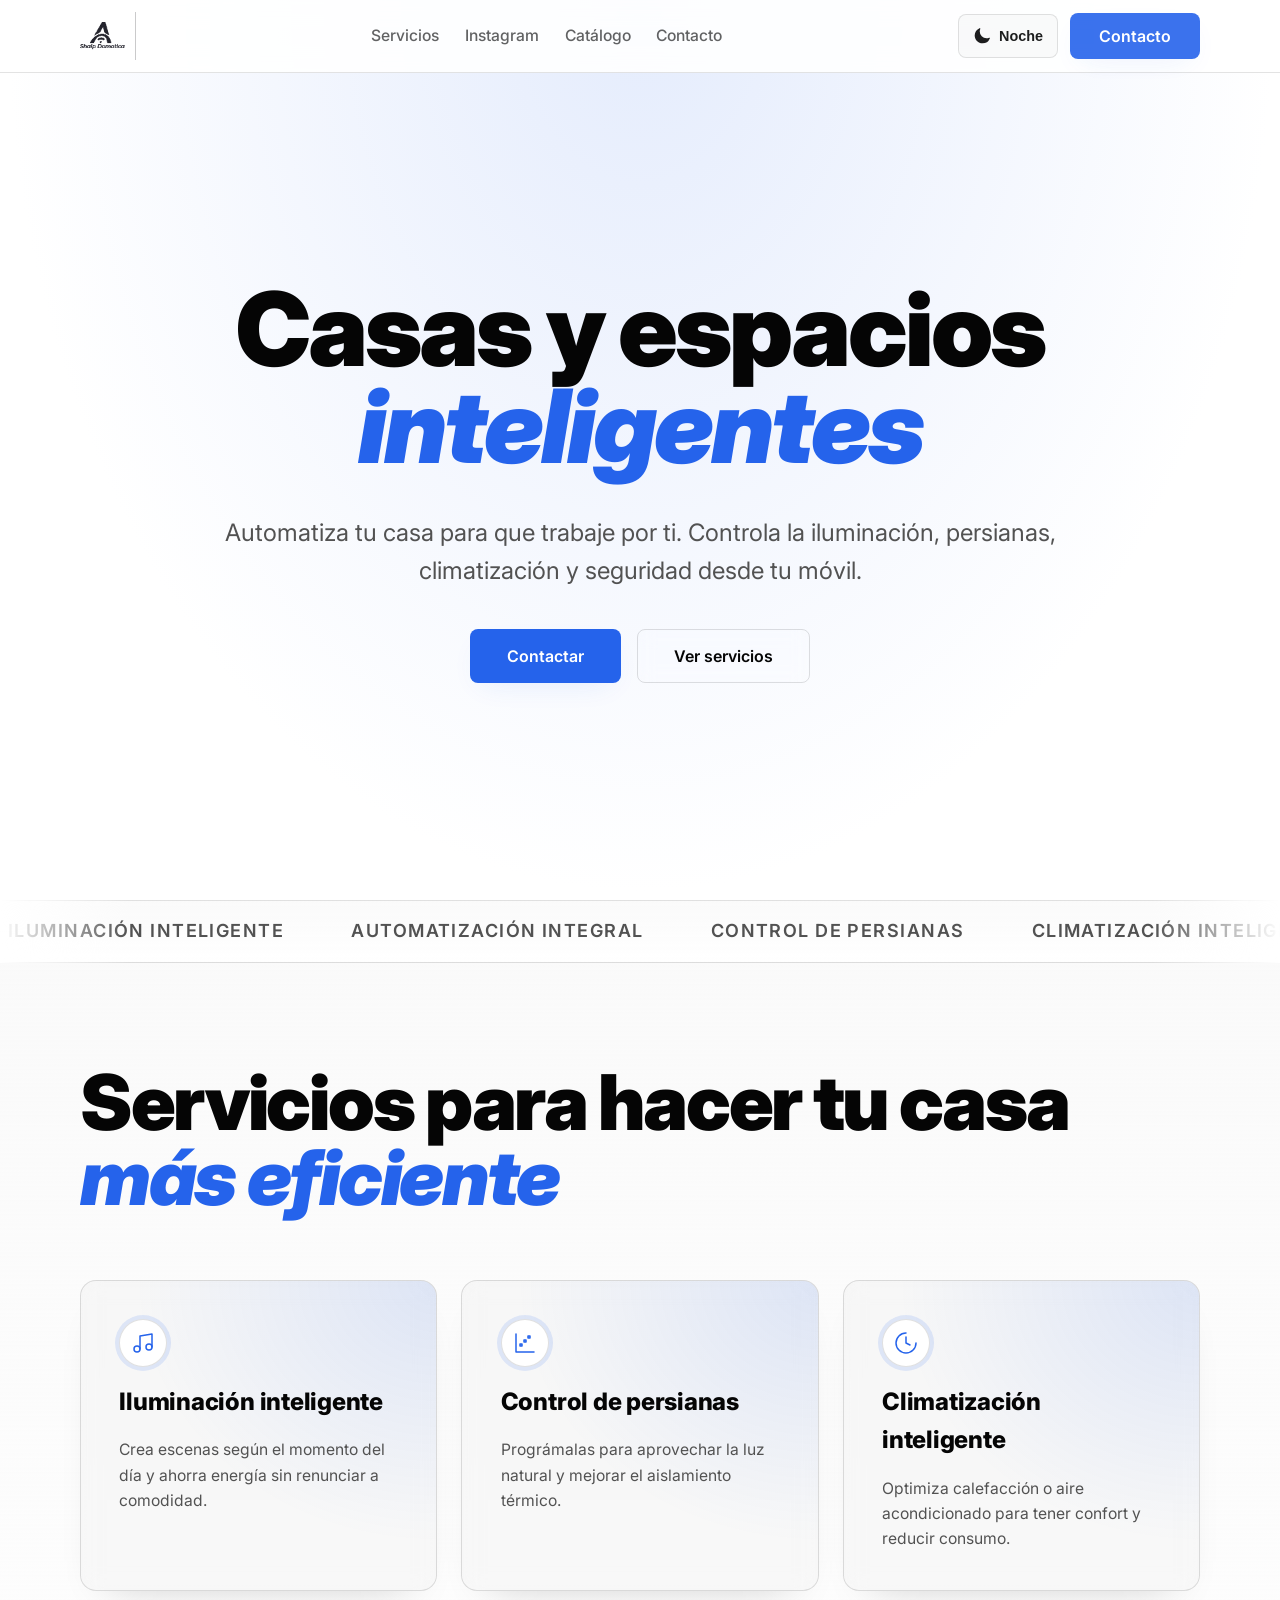
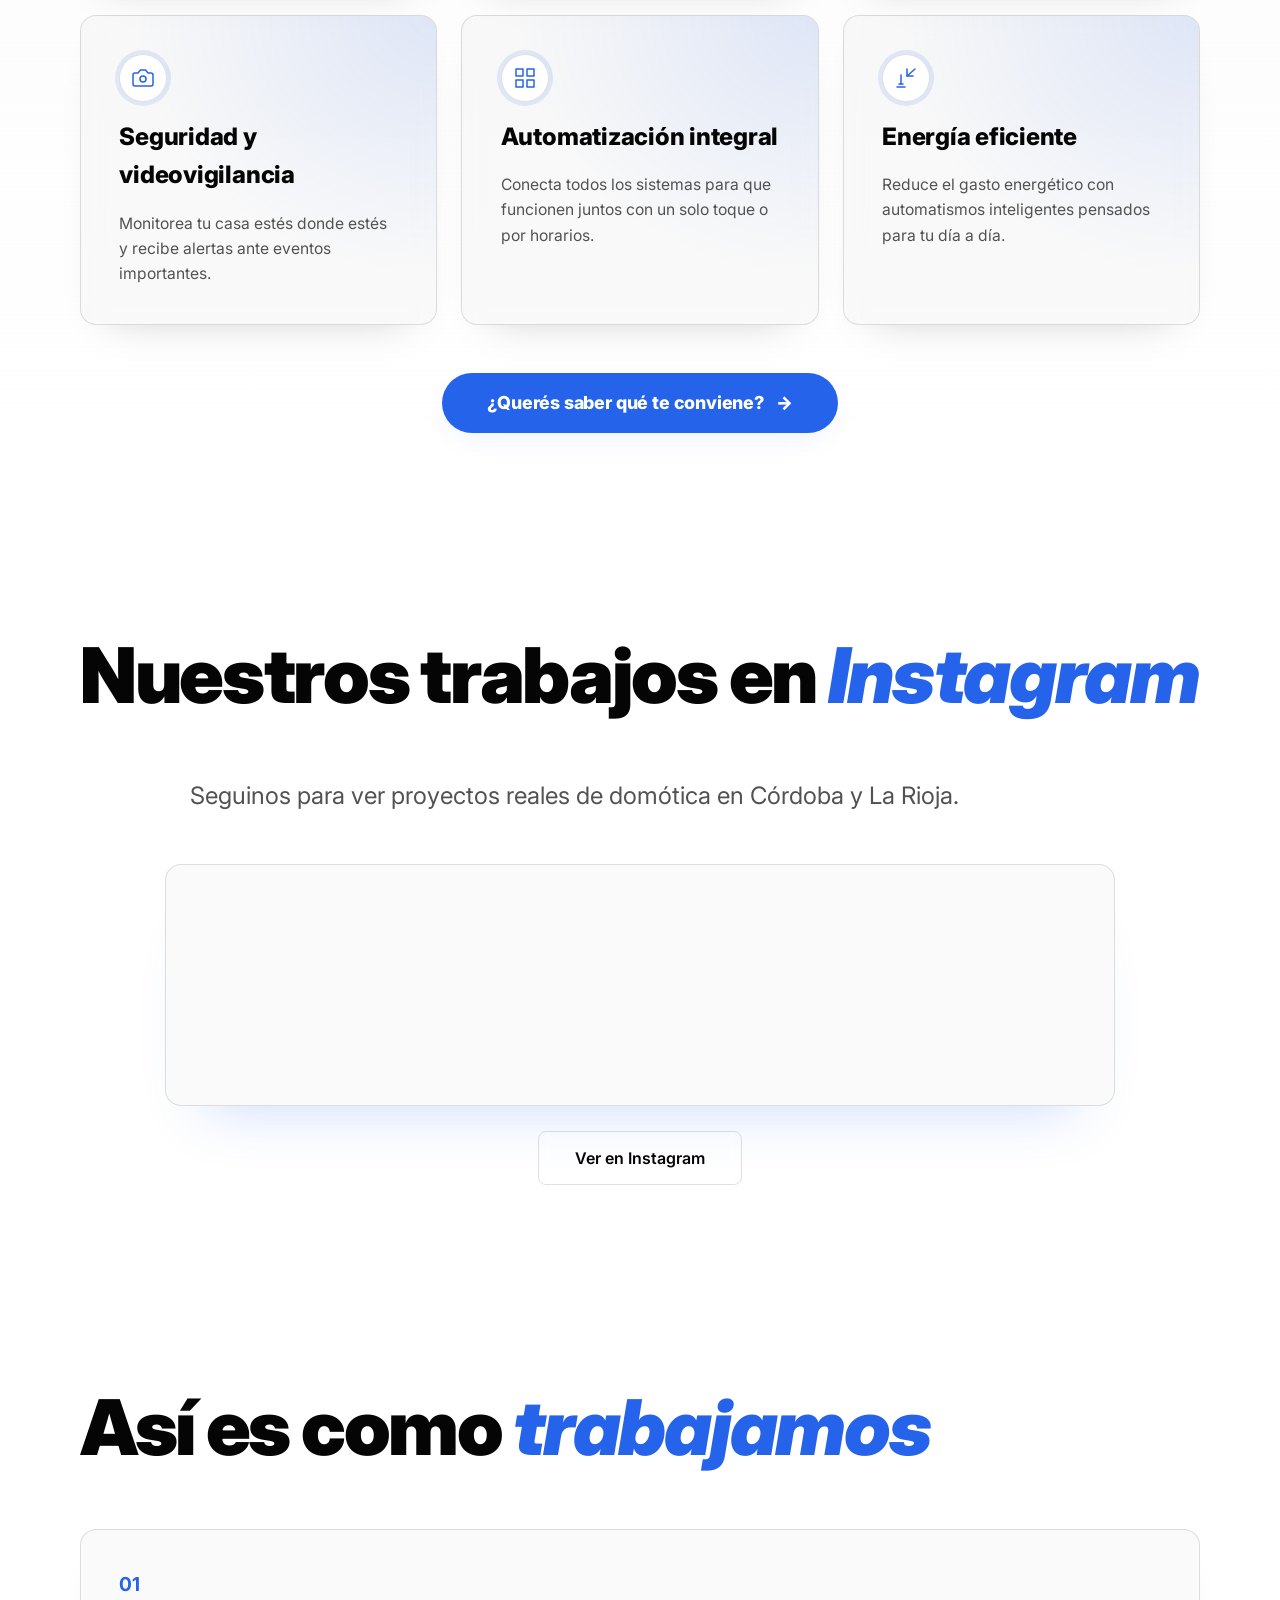
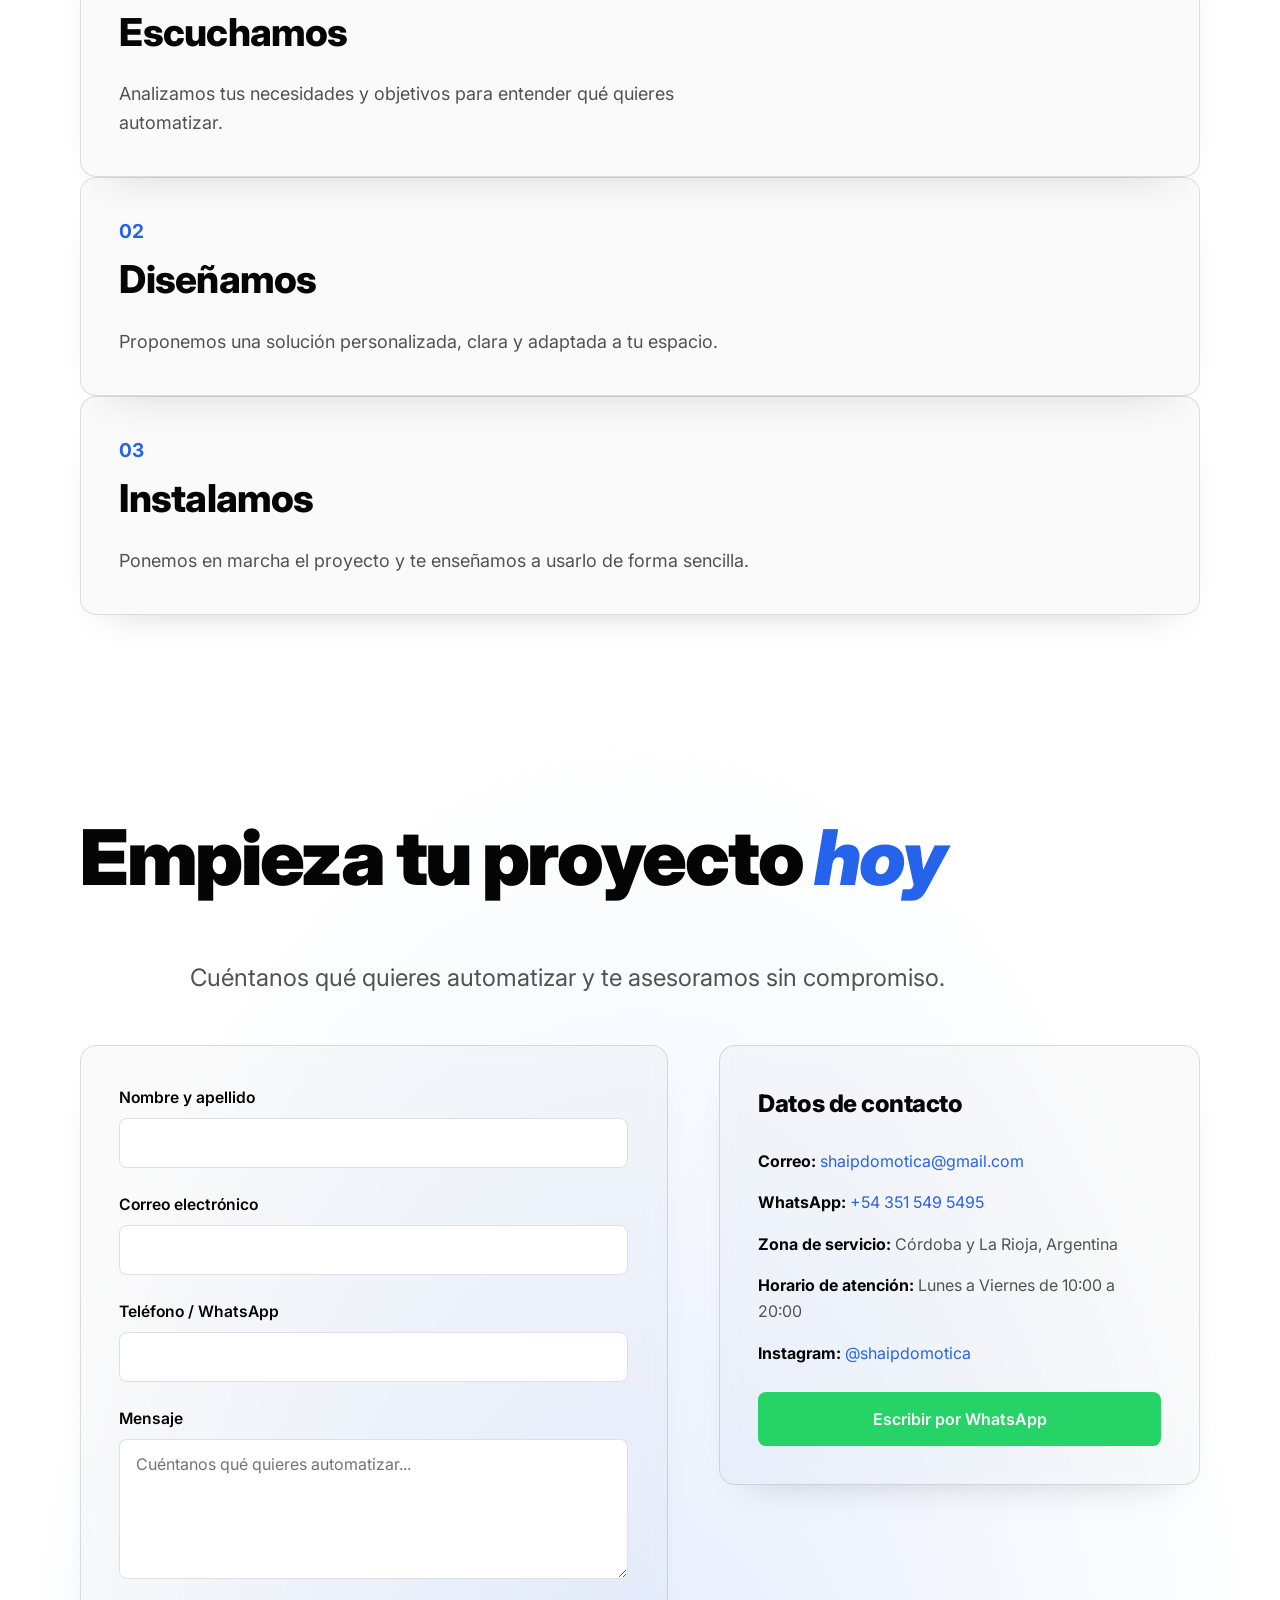
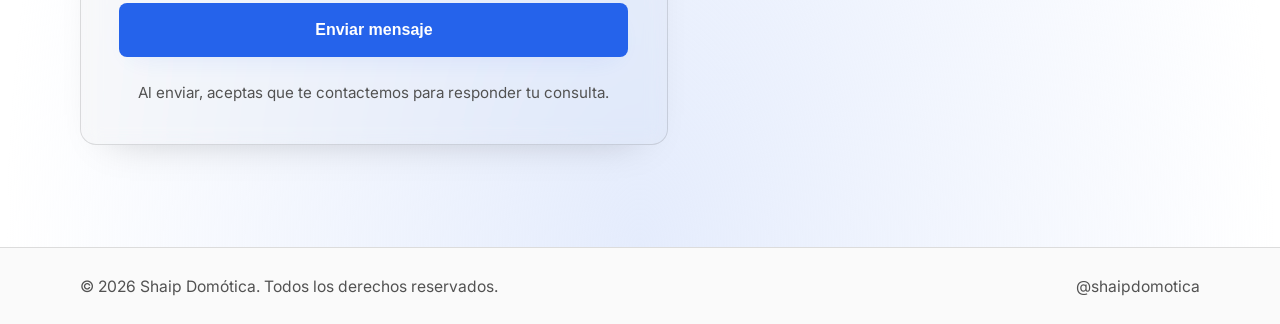
<file: index.html>
<!DOCTYPE html>
<html lang="es" data-theme="dark">
<head>
  <meta charset="UTF-8">
  <meta name="viewport" content="width=device-width, initial-scale=1.0">
  <title>Shaip Domótica | Automatizá tu casa desde el celular</title>
  <meta name="description" content="Transformá tu casa en un espacio inteligente. Automatizamos iluminación, persianas, climatización y seguridad en Córdoba y La Rioja. Pedí tu presupuesto sin cargo.">
  <meta name="keywords" content="domótica, casa inteligente, automatización, Córdoba, La Rioja, iluminación inteligente, persianas motorizadas, seguridad, hogar inteligente">
  <link rel="canonical" href="https://shaipdomotica.com.ar/">
  <meta property="og:site_name" content="Shaip Domótica">
  <meta property="og:title" content="Shaip Domótica | Automatizá tu casa desde el celular">
  <meta property="og:description" content="Transformá tu casa en un espacio inteligente. Automatizamos iluminación, persianas, climatización y seguridad en Córdoba y La Rioja. Pedí tu presupuesto sin cargo.">
  <meta property="og:type" content="website">
  <meta property="og:locale" content="es_AR">
  <meta property="og:url" content="https://shaipdomotica.com.ar/">
  <meta property="og:image" content="https://shaipdomotica.com.ar/og-image.png">
  <meta property="og:image:width" content="1200">
  <meta property="og:image:height" content="630">
  <meta property="og:image:alt" content="Shaip Domótica - Casas y espacios inteligentes">
  <meta name="twitter:card" content="summary_large_image">
  <meta name="twitter:title" content="Shaip Domótica | Automatizá tu casa desde el celular">
  <meta name="twitter:description" content="Transformá tu casa en un espacio inteligente. Automatizamos iluminación, persianas, climatización y seguridad en Córdoba y La Rioja.">
  <meta name="twitter:image" content="https://shaipdomotica.com.ar/og-image.png">
  <link rel="icon" type="image/png" href="[data-uri]">
  <link rel="preconnect" href="https://fonts.googleapis.com">
  <link rel="preconnect" href="https://fonts.gstatic.com" crossorigin>
  <link href="https://fonts.googleapis.com/css2?family=Inter:wght@400;500;600;700;800;900&display=swap" rel="stylesheet">
  <link rel="stylesheet" href="styles.css">
  <script type="application/ld+json">
  {
    "@context": "https://schema.org",
    "@type": "LocalBusiness",
    "name": "Shaip Domótica",
    "email": "shaipdomotica@gmail.com",
    "telephone": "+543515495495",
    "address": {"@type": "PostalAddress", "addressLocality": "Córdoba", "addressRegion": "Córdoba y La Rioja", "addressCountry": "AR"},
    "openingHours": "Mo-Fr 10:00-20:00",
    "description": "Domótica, automatización de casas y espacios inteligentes en Córdoba y La Rioja, Argentina.",
    "url": "https://shaipdomotica.com.ar/",
    "image": "https://shaipdomotica.com.ar/og-image.png",
    "sameAs": ["https://www.instagram.com/shaipdomotica"]
  }
  </script>
</head>
<body>
  <a href="#contenido" class="skip-link">Saltar al contenido</a>
  <header class="header">
    <div class="container header-inner">
      <a href="#" class="logo">
        <img src="[data-uri]" alt="Shaip Domótica" class="logo-light" style="height: clamp(3rem, 3.5vw, 4rem); width: auto; object-fit: contain;">
        <img src="[data-uri]" alt="Shaip Domótica" class="logo-dark" style="height: clamp(3rem, 3.5vw, 4rem); width: auto; object-fit: contain;">
      </a>
      <button class="nav-toggle" id="nav-toggle" aria-label="Abrir menú" aria-expanded="false">
        <span class="hamburger"></span>
        <span class="hamburger"></span>
        <span class="hamburger"></span>
      </button>
      <nav class="nav" aria-label="Navegación principal">
        <a href="#servicios">Servicios</a>
        <a href="#instagram">Instagram</a>
        <a href="catalogo/">Catálogo</a>
        <a href="#contacto">Contacto</a>
        <a href="#contacto" class="btn btn-primary nav-cta-mobile">Contacto</a>
      </nav>
      <div class="header-actions">
        <button class="theme-toggle" id="theme-toggle" aria-label="Cambiar tema" aria-pressed="false">
          <svg class="theme-icon sun" width="18" height="18" viewBox="0 0 24 24" fill="currentColor" aria-hidden="true"><path d="M12 2.25a.75.75 0 01.75.75v2.25a.75.75 0 01-1.5 0V3a.75.75 0 01.75-.75zM7.5 12a4.5 4.5 0 119 0 4.5 4.5 0 01-9 0zM18.894 6.166a.75.75 0 00-1.06-1.06l-1.591 1.59a.75.75 0 101.06 1.061l1.591-1.59zM21.75 12a.75.75 0 01-.75.75h-2.25a.75.75 0 010-1.5H21a.75.75 0 01.75.75zM17.834 18.894a.75.75 0 001.06-1.06l-1.59-1.591a.75.75 0 10-1.061 1.06l1.59 1.591zM12 18a.75.75 0 01.75.75V21a.75.75 0 01-1.5 0v-2.25A.75.75 0 0112 18zM7.758 17.303a.75.75 0 00-1.061-1.06l-1.591 1.59a.75.75 0 001.06 1.061l1.591-1.59zM6 12a.75.75 0 01-.75.75H3a.75.75 0 010-1.5h2.25A.75.75 0 016 12zM6.697 7.757a.75.75 0 001.06-1.06l-1.59-1.591a.75.75 0 00-1.061 1.06l1.59 1.591z"/></svg><svg class="theme-icon moon" width="18" height="18" viewBox="0 0 24 24" fill="currentColor" aria-hidden="true"><path fill-rule="evenodd" d="M9.528 1.718a.75.75 0 01.162.819A8.97 8.97 0 009 6a9 9 0 009 9 8.97 8.97 0 003.463-.69.75.75 0 01.981.98 10.503 10.503 0 01-9.694 6.46c-5.799 0-10.5-4.701-10.5-10.5 0-4.368 2.667-8.112 6.46-9.694a.75.75 0 01.818.162z" clip-rule="evenodd"/></svg>
          <span class="theme-toggle-text">Día</span>
        </button>
        <a href="#contacto" class="btn btn-primary nav-cta">Contacto</a>
      </div>
    </div>
  </header>

  <main id="contenido">
    <section class="hero">
      <div class="container hero-inner">
        <h1>Casas y espacios <em>inteligentes</em></h1>
        <p class="lead">Automatiza tu casa para que trabaje por ti. Controla la iluminación, persianas, climatización y seguridad desde tu móvil.</p>
        <div class="hero-cta">
          <a href="#contacto" class="btn btn-primary btn-lg">Contactar</a>
          <a href="#servicios" class="btn btn-ghost btn-lg">Ver servicios</a>
        </div>
      </div>
    </section>

    <section class="marquee" aria-hidden="true">
      <div class="marquee-track">
        <span>Iluminación inteligente</span><span>Automatización integral</span><span>Control de persianas</span><span>Climatización inteligente</span><span>Seguridad y videovigilancia</span><span>Energía eficiente</span>
        <span>Iluminación inteligente</span><span>Automatización integral</span><span>Control de persianas</span><span>Climatización inteligente</span><span>Seguridad y videovigilancia</span><span>Energía eficiente</span>
      </div>
    </section>

    <section id="servicios" class="services">
      <div class="container">
        <h2>Servicios para hacer tu casa <em>más eficiente</em></h2>
        <div class="services-grid">
          <article class="service-card fade-in">
            <div class="service-icon" aria-hidden="true">
              <svg width="24" height="24" viewBox="0 0 24 24" fill="none" stroke="currentColor" stroke-width="1.5" stroke-linecap="round" stroke-linejoin="round"><path d="M9 18V5l12-2v13"/><circle cx="6" cy="18" r="3"/><circle cx="18" cy="16" r="3"/></svg>
            </div>
            <h3>Iluminación inteligente</h3>
            <p>Crea escenas según el momento del día y ahorra energía sin renunciar a comodidad.</p>
          </article>
          <article class="service-card fade-in">
            <div class="service-icon" aria-hidden="true">
              <svg width="24" height="24" viewBox="0 0 24 24" fill="none" stroke="currentColor" stroke-width="1.5" stroke-linecap="round" stroke-linejoin="round"><path d="M3 3v18h18"/><path d="M7 15v-2h2v2zM11 11V9h2v2zM15 7V5h2v2z"/></svg>
            </div>
            <h3>Control de persianas</h3>
            <p>Prográmalas para aprovechar la luz natural y mejorar el aislamiento térmico.</p>
          </article>
          <article class="service-card fade-in">
            <div class="service-icon" aria-hidden="true">
              <svg width="24" height="24" viewBox="0 0 24 24" fill="none" stroke="currentColor" stroke-width="1.5" stroke-linecap="round" stroke-linejoin="round"><path d="M12 2a10 10 0 1 0 10 10"/><path d="M12 6v6l4 2"/></svg>
            </div>
            <h3>Climatización inteligente</h3>
            <p>Optimiza calefacción o aire acondicionado para tener confort y reducir consumo.</p>
          </article>
          <article class="service-card fade-in">
            <div class="service-icon" aria-hidden="true">
              <svg width="24" height="24" viewBox="0 0 24 24" fill="none" stroke="currentColor" stroke-width="1.5" stroke-linecap="round" stroke-linejoin="round"><path d="M14.5 4h-5L7 7H4a2 2 0 0 0-2 2v9a2 2 0 0 0 2 2h16a2 2 0 0 0 2-2V9a2 2 0 0 0-2-2h-3l-2.5-3z"/><circle cx="12" cy="13" r="3"/></svg>
            </div>
            <h3>Seguridad y videovigilancia</h3>
            <p>Monitorea tu casa estés donde estés y recibe alertas ante eventos importantes.</p>
          </article>
          <article class="service-card fade-in">
            <div class="service-icon" aria-hidden="true">
              <svg width="24" height="24" viewBox="0 0 24 24" fill="none" stroke="currentColor" stroke-width="1.5" stroke-linecap="round" stroke-linejoin="round"><rect x="3" y="3" width="7" height="7"/><rect x="14" y="3" width="7" height="7"/><rect x="14" y="14" width="7" height="7"/><rect x="3" y="14" width="7" height="7"/></svg>
            </div>
            <h3>Automatización integral</h3>
            <p>Conecta todos los sistemas para que funcionen juntos con un solo toque o por horarios.</p>
          </article>
          <article class="service-card fade-in">
            <div class="service-icon" aria-hidden="true">
              <svg width="24" height="24" viewBox="0 0 24 24" fill="none" stroke="currentColor" stroke-width="1.5" stroke-linecap="round" stroke-linejoin="round"><path d="M13 3v7h6"/><path d="M13 10 21 3"/><path d="M5 18h4"/><path d="M7 18V9"/><path d="M3 21h8"/></svg>
            </div>
            <h3>Energía eficiente</h3>
            <p>Reduce el gasto energético con automatismos inteligentes pensados para tu día a día.</p>
          </article>
        </div>
        <div class="services-cta">
          <a href="#contacto" class="btn btn-primary btn-xl">¿Querés saber qué te conviene? <span class="arrow">→</span></a>
        </div>
      </div>
    </section>

    <section id="instagram" class="instagram">
      <div class="container">
        <h2>Nuestros trabajos en <em>Instagram</em></h2>
        <p class="lead">Seguinos para ver proyectos reales de domótica en Córdoba y La Rioja.</p>
        <div class="ig-embed-wrapper fade-in">
          <behold-widget feed-id="pUAoC3qoqCW2iThKT3bS"></behold-widget>
        </div>
        <script>
          (() => {
            if (window.__bhldScript) return;
            window.__bhldScript = true;
            const d = document, s = d.createElement("script");
            s.type = "module";
            s.src = "https://w.behold.so/widget.js";
            setTimeout(() => { d.head.append(s); }, 0);
          })();
        </script>
        <div class="text-center" style="margin-top: clamp(1.5rem, 2vw, 2rem);">
          <a href="https://www.instagram.com/shaipdomotica" target="_blank" rel="noopener noreferrer" class="btn btn-ghost btn-lg">Ver en Instagram</a>
        </div>
      </div>
    </section>

    <section class="how">
      <div class="container">
        <h2>Así es como <em>trabajamos</em></h2>
        <ol class="how-list">
          <li><span class="num">01</span><h3>Escuchamos</h3><p>Analizamos tus necesidades y objetivos para entender qué quieres automatizar.</p></li>
          <li><span class="num">02</span><h3>Diseñamos</h3><p>Proponemos una solución personalizada, clara y adaptada a tu espacio.</p></li>
          <li><span class="num">03</span><h3>Instalamos</h3><p>Ponemos en marcha el proyecto y te enseñamos a usarlo de forma sencilla.</p></li>
        </ol>
      </div>
    </section>

    <section id="contacto" class="contact">
      <div class="container">
        <h2>Empieza tu proyecto <em>hoy</em></h2>
        <p class="lead">Cuéntanos qué quieres automatizar y te asesoramos sin compromiso.</p>
        <div class="contact-grid">
          <form id="contact-form" class="form" action="https://formspree.io/f/xgaoazld" method="POST">
            <div class="form-field"><label for="nombre">Nombre y apellido</label><input type="text" id="nombre" name="nombre" autocomplete="name" required></div>
            <div class="form-field"><label for="email">Correo electrónico</label><input type="email" id="email" name="email" autocomplete="email" required></div>
            <div class="form-field"><label for="telefono">Teléfono / WhatsApp</label><input type="tel" id="telefono" name="telefono" autocomplete="tel"></div>
            <div class="form-field"><label for="mensaje">Mensaje</label><textarea id="mensaje" name="mensaje" rows="5" placeholder="Cuéntanos qué quieres automatizar..." required></textarea></div>
            <button type="submit" class="btn btn-primary btn-lg btn-block">Enviar mensaje</button>
            <p class="form-note">Al enviar, aceptas que te contactemos para responder tu consulta.</p>
          </form>
          <aside class="contact-info">
            <h3>Datos de contacto</h3>
            <ul>
              <li><strong>Correo:</strong> <a href="mailto:shaipdomotica@gmail.com">shaipdomotica@gmail.com</a></li>
              <li><strong>WhatsApp:</strong> <a href="https://wa.me/543515495495?text=Hola%20Shaip%20Dom%C3%B3tica%2C%20me%20interesa%20automatizar%20mi%20casa." target="_blank" rel="noopener noreferrer">+54 351 549 5495</a></li>
              <li><strong>Zona de servicio:</strong> Córdoba y La Rioja, Argentina</li>
              <li><strong>Horario de atención:</strong> Lunes a Viernes de 10:00 a 20:00</li>
              <li><strong>Instagram:</strong> <a href="https://www.instagram.com/shaipdomotica" target="_blank" rel="noopener noreferrer">@shaipdomotica</a></li>
            </ul>
            <a href="https://wa.me/543515495495?text=Hola%20Shaip%20Dom%C3%B3tica%2C%20me%20interesa%20automatizar%20mi%20casa." target="_blank" rel="noopener noreferrer" class="btn btn-whatsapp btn-lg btn-block">Escribir por WhatsApp</a>
          </aside>
        </div>
      </div>
    </section>
  </main>

  <footer class="footer">
    <div class="container footer-inner">
      <p>© <span id="year"></span> Shaip Domótica. Todos los derechos reservados.</p>
      <div class="footer-links">
        <a href="https://www.instagram.com/shaipdomotica" target="_blank" rel="noopener noreferrer" aria-label="Instagram">@shaipdomotica</a>
      </div>
    </div>
  </footer>
  <script src="script.js"></script>
</body>
</html>
</file>
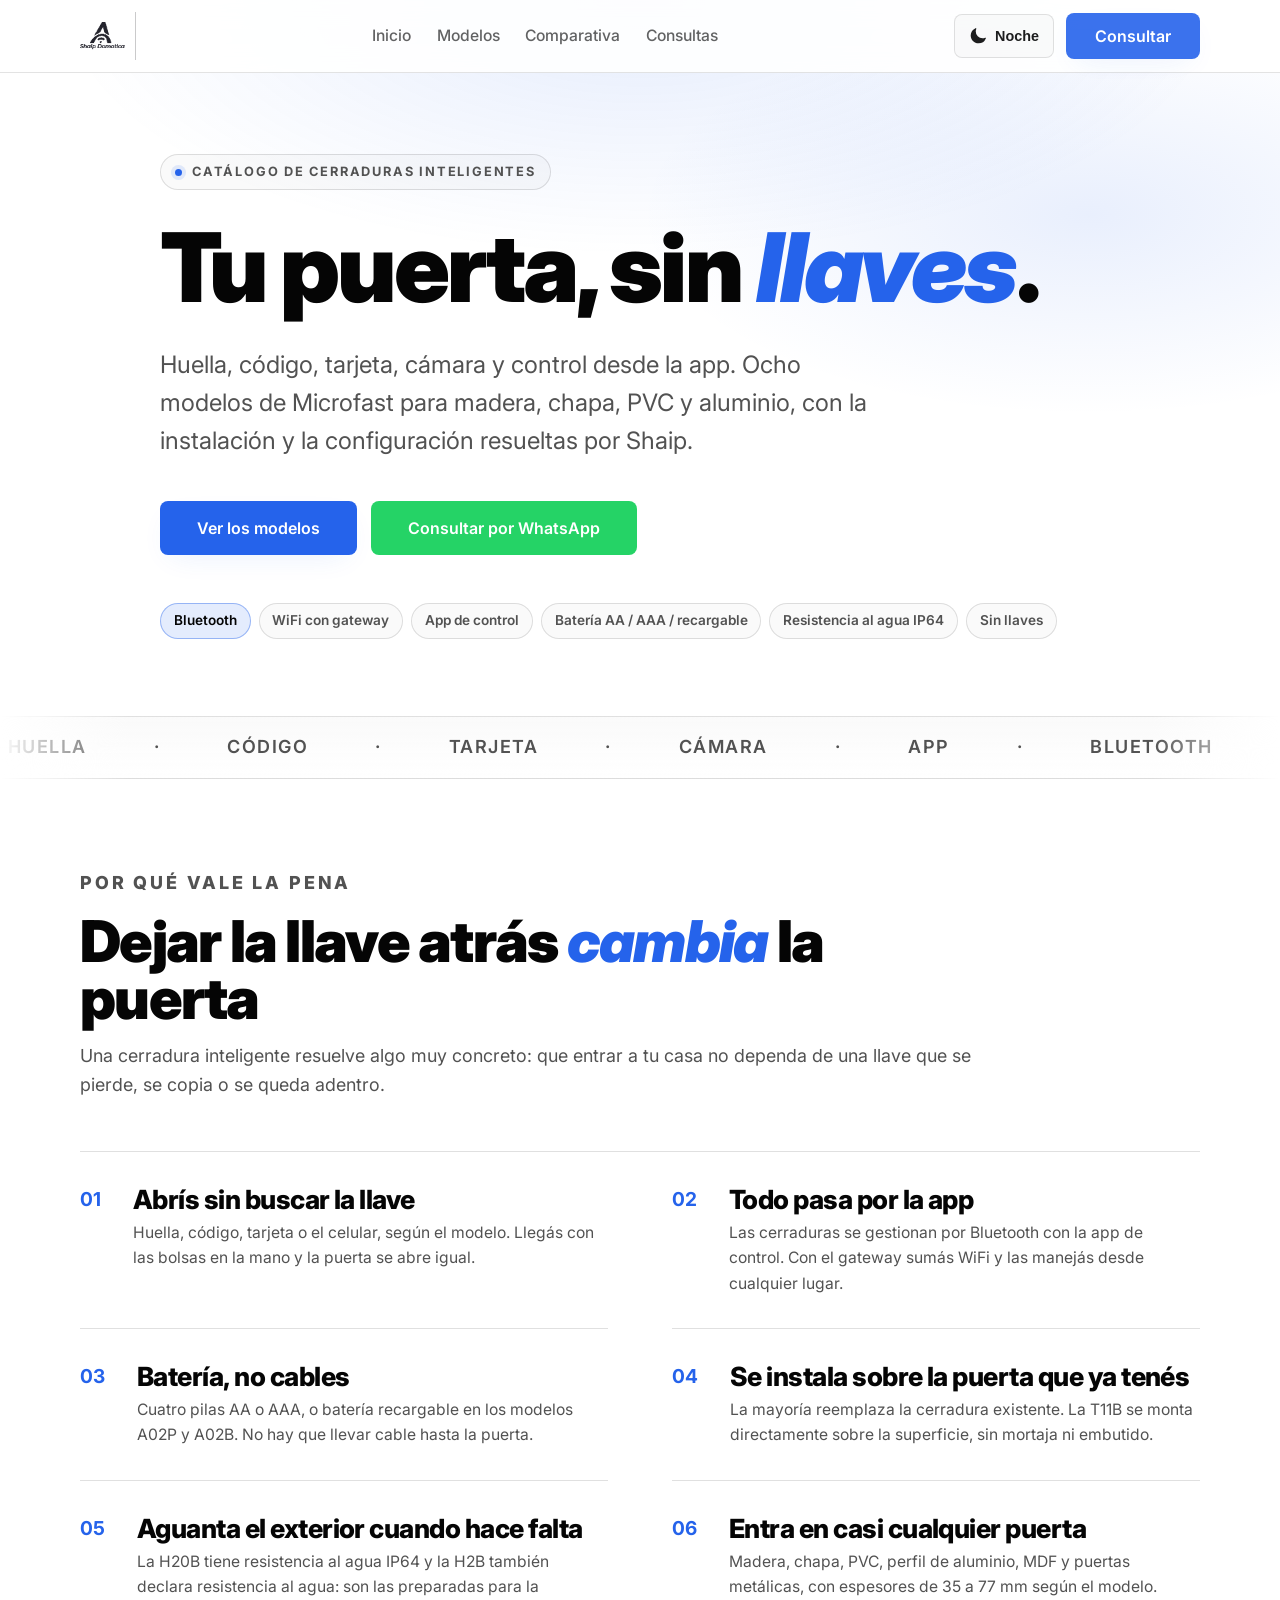
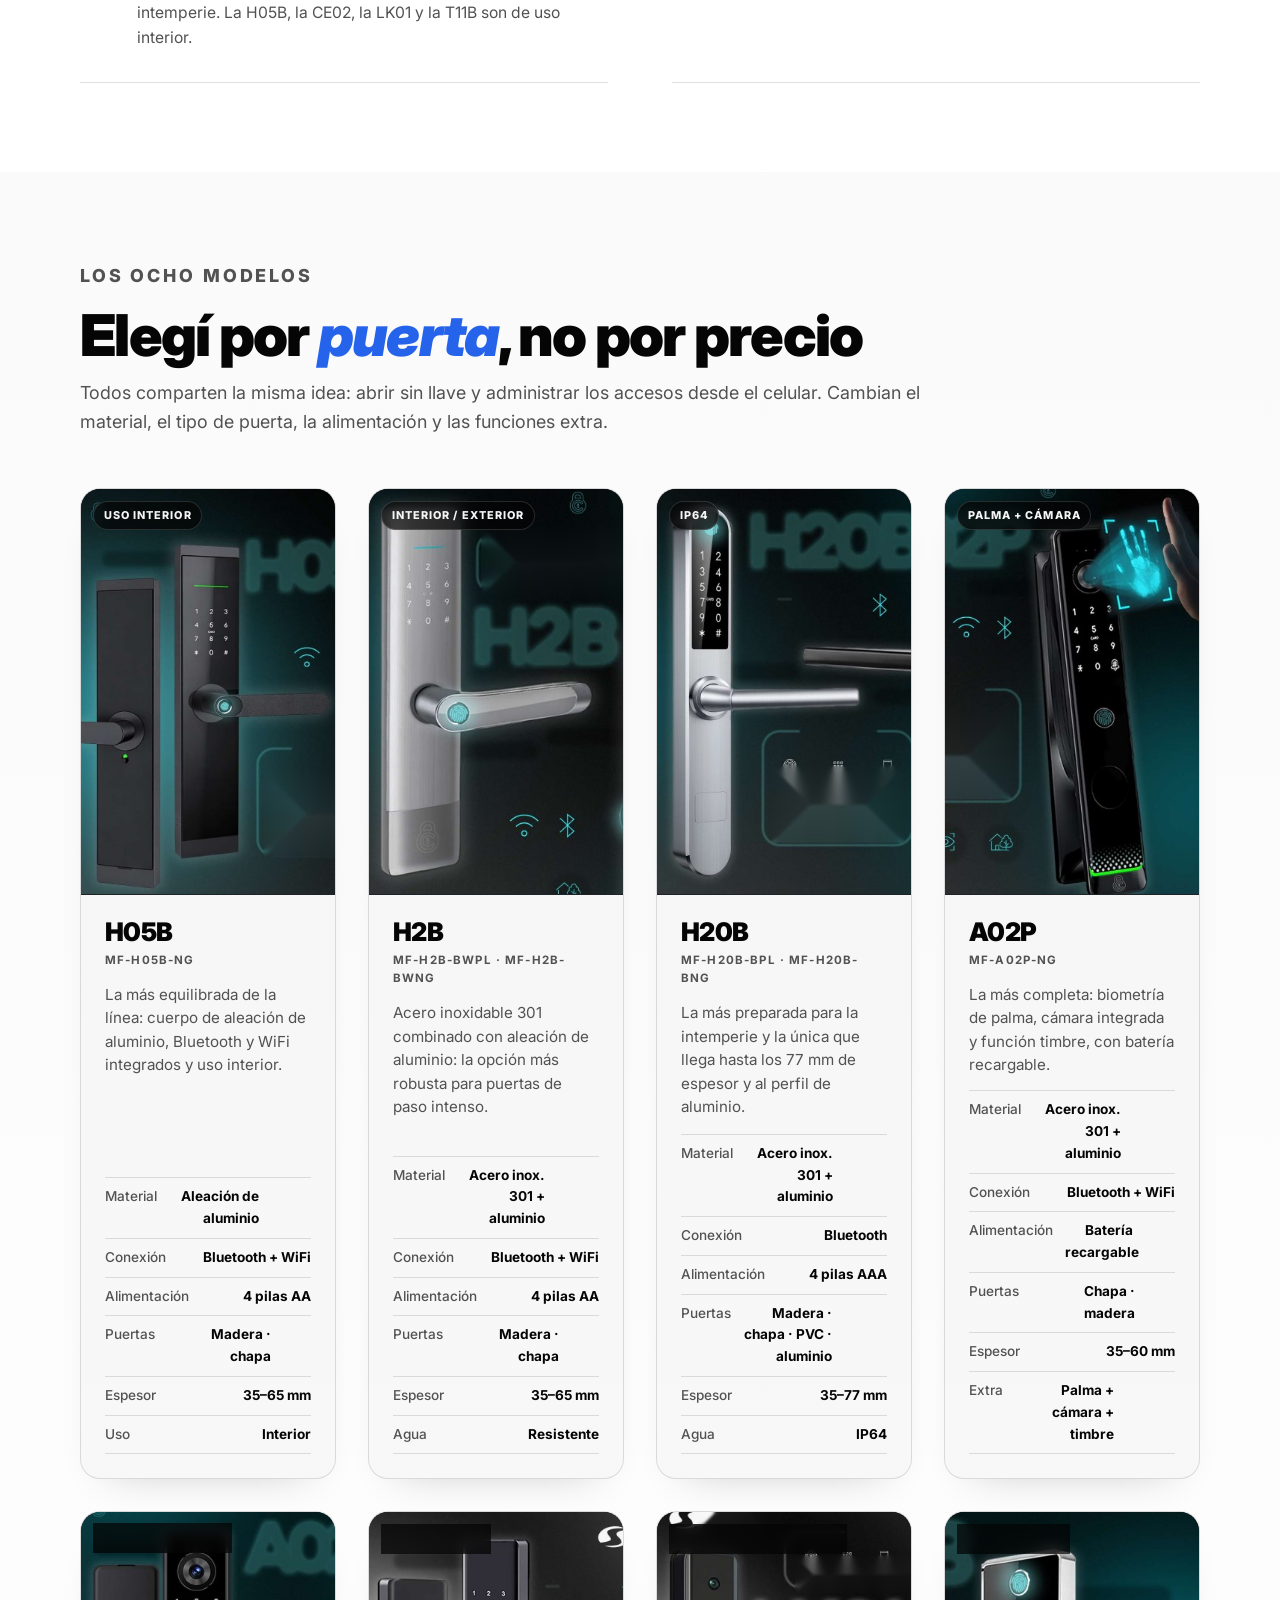
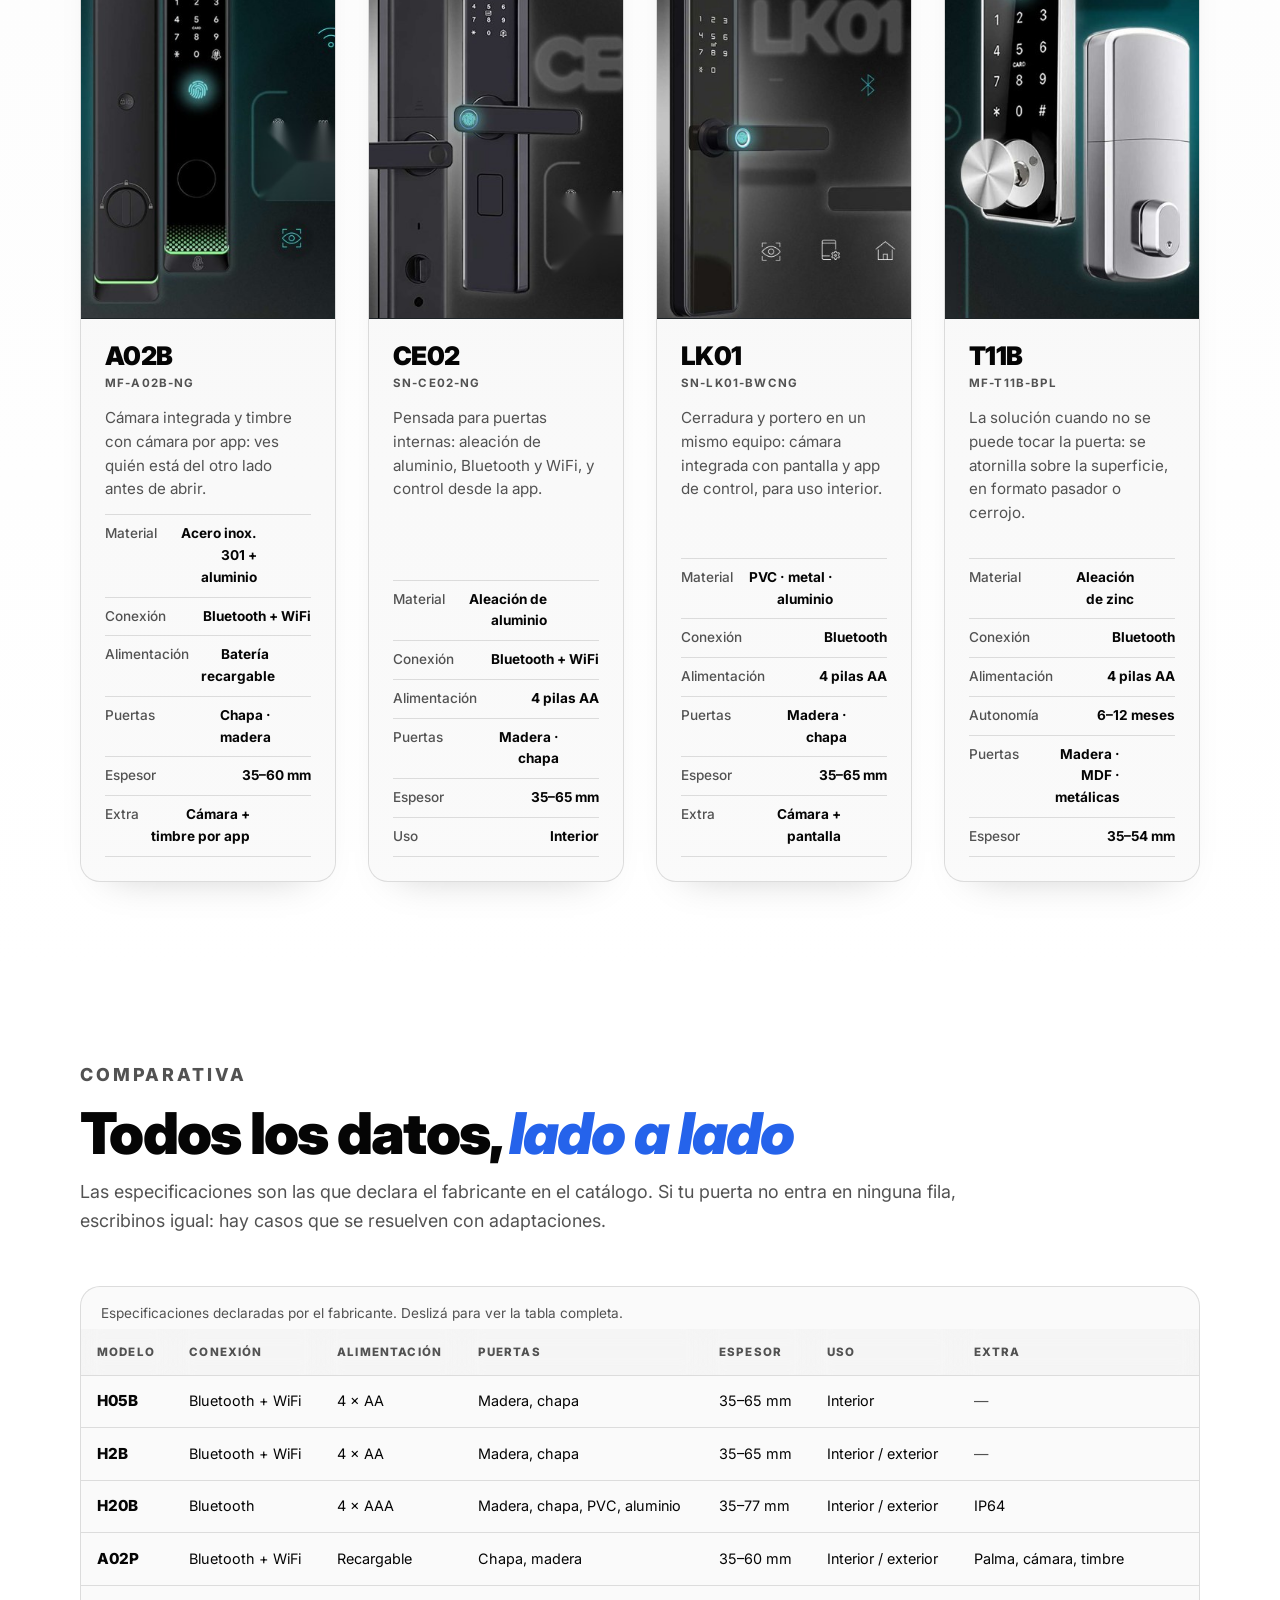
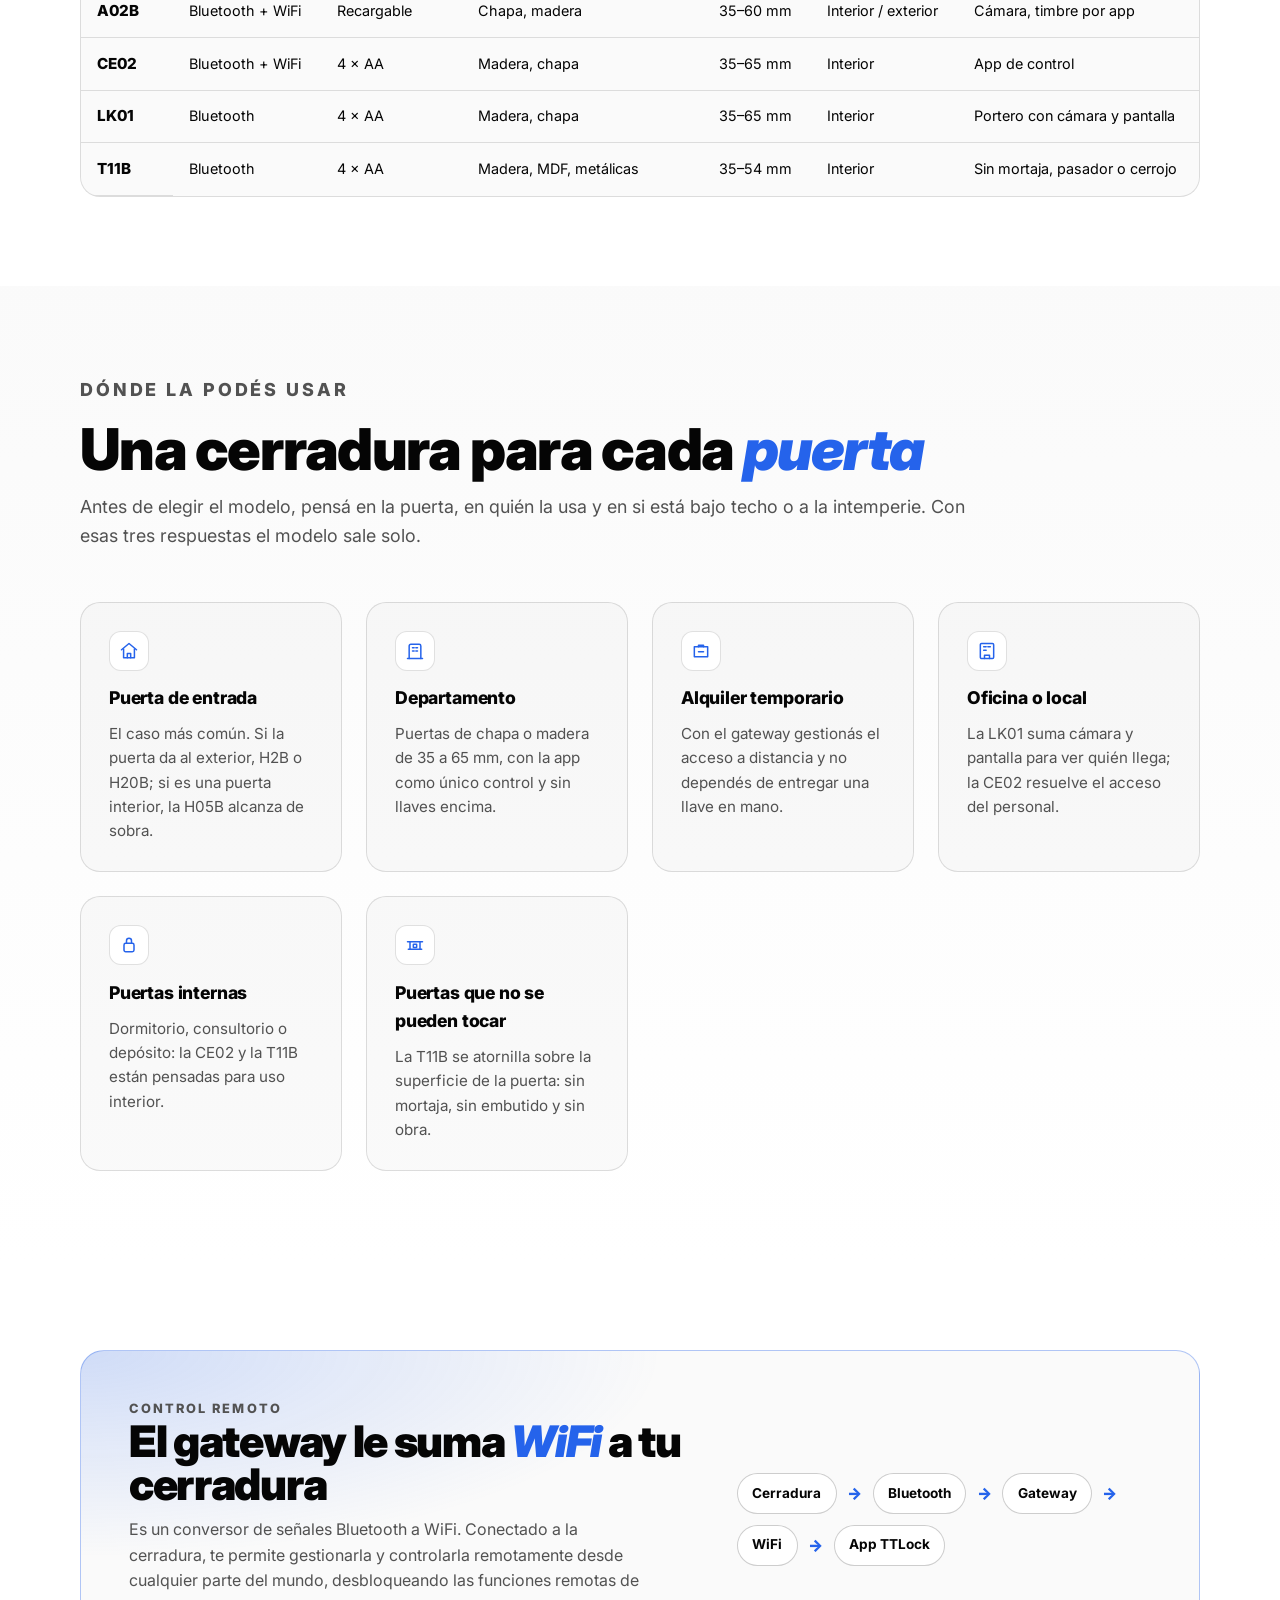
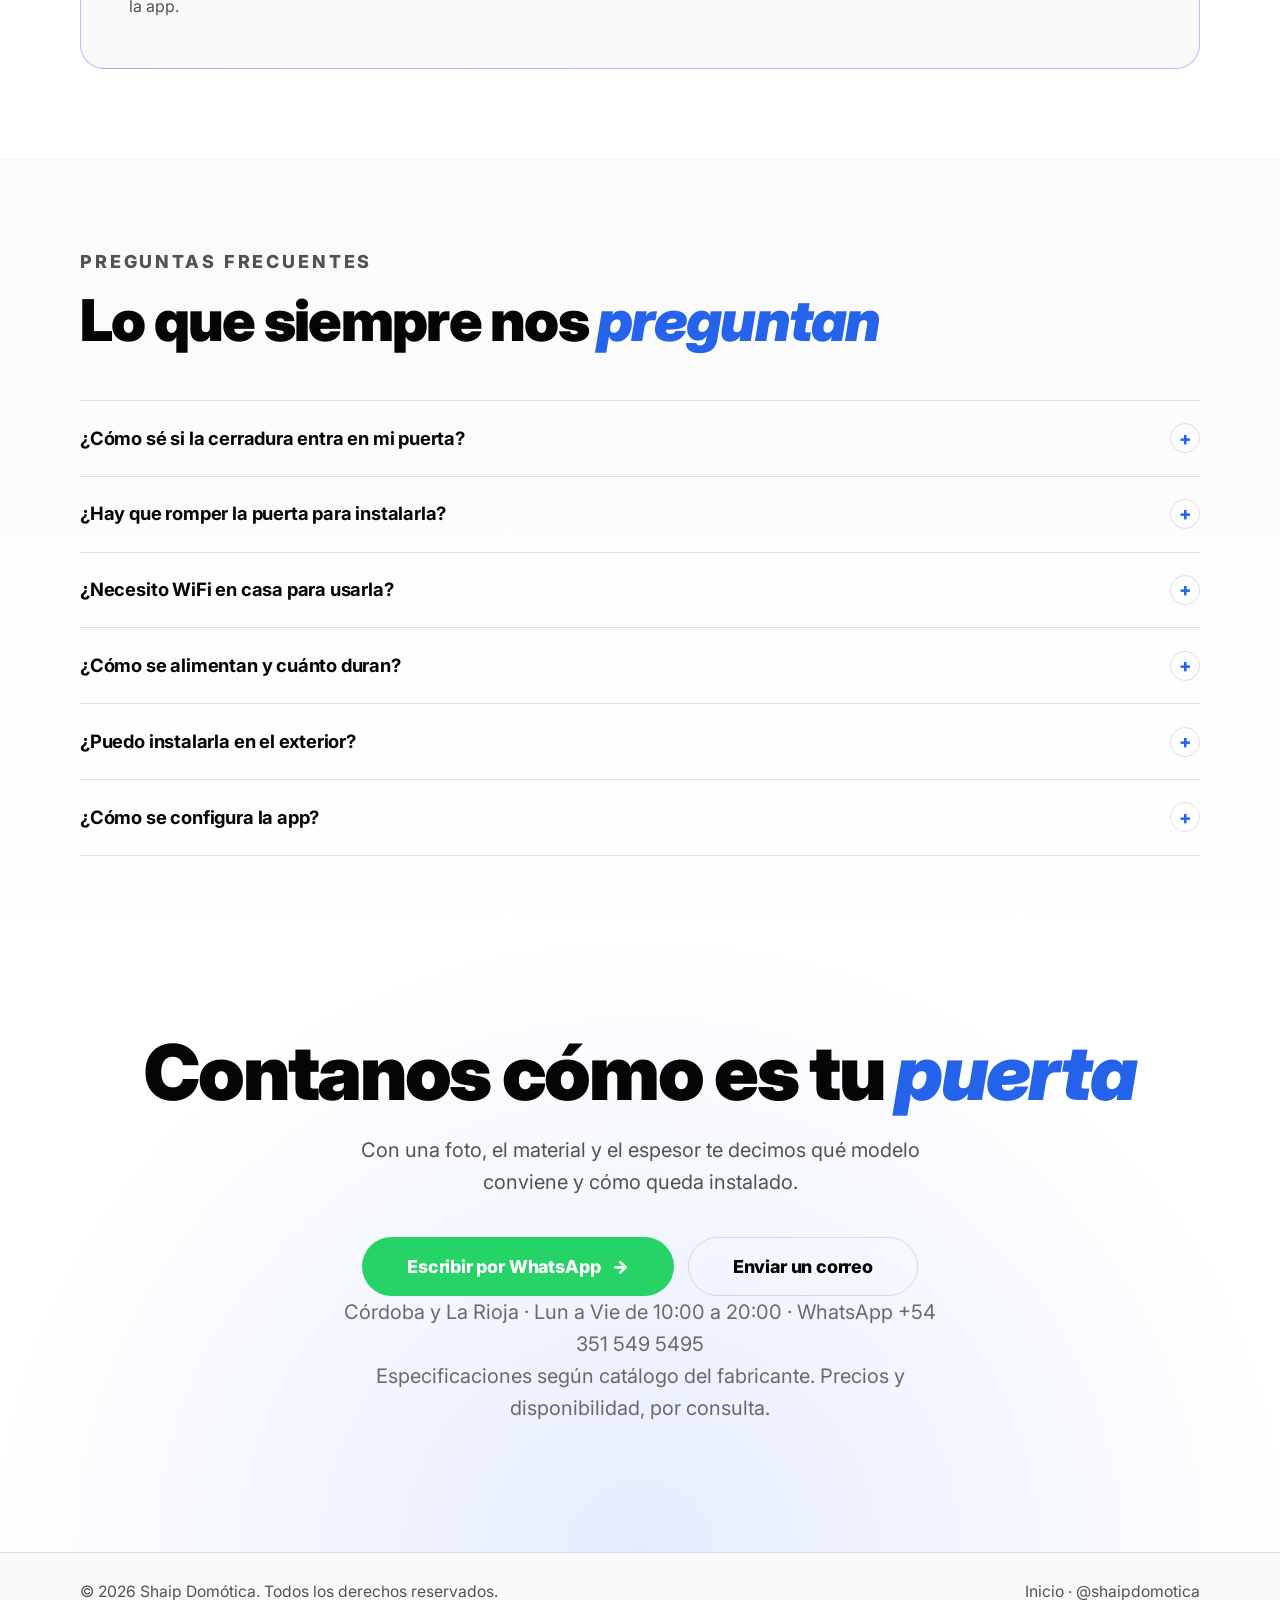
<file: catalogo/index.html>
<!DOCTYPE html>
<html lang="es" data-theme="dark">
<head>
  <meta charset="UTF-8">
  <meta name="viewport" content="width=device-width, initial-scale=1.0">
  <title>Catálogo de cerraduras inteligentes | Shaip Domótica</title>
  <meta name="description" content="Cerraduras inteligentes Microfast: huella, código, tarjeta, cámara y control por app. Modelos para madera, chapa, PVC y aluminio. Córdoba y La Rioja.">
  <meta name="keywords" content="cerraduras inteligentes, cerradura digital, huella digital, TTLock, Microfast, domótica, Córdoba, La Rioja">
  <link rel="canonical" href="https://shaipdomotica.com.ar/catalogo/">
  <meta name="robots" content="index, follow">
  <meta property="og:site_name" content="Shaip Domótica">
  <meta property="og:title" content="Catálogo de cerraduras inteligentes | Shaip Domótica">
  <meta property="og:description" content="Huella, código, tarjeta, cámara y control por app. Conocé las cerraduras inteligentes Microfast y cuál conviene para tu puerta.">
  <meta property="og:type" content="website">
  <meta property="og:locale" content="es_AR">
  <meta property="og:url" content="https://shaipdomotica.com.ar/catalogo/">
  <meta property="og:image" content="https://shaipdomotica.com.ar/og-image.png">
  <meta property="og:image:width" content="1200">
  <meta property="og:image:height" content="630">
  <meta property="og:image:alt" content="Catálogo de cerraduras inteligentes de Shaip Domótica">
  <meta name="twitter:card" content="summary_large_image">
  <meta name="twitter:title" content="Catálogo de cerraduras inteligentes | Shaip Domótica">
  <meta name="twitter:description" content="Huella, código, tarjeta, cámara y control por app. Conocé las cerraduras inteligentes Microfast.">
  <meta name="twitter:image" content="https://shaipdomotica.com.ar/og-image.png">
  <link rel="icon" type="image/png" href="[data-uri]">
  <link rel="preconnect" href="https://fonts.googleapis.com">
  <link rel="preconnect" href="https://fonts.gstatic.com" crossorigin>
  <link href="https://fonts.googleapis.com/css2?family=Inter:wght@400;500;600;700;800;900&display=swap" rel="stylesheet">
  <link rel="stylesheet" href="../styles.css">
  <link rel="stylesheet" href="catalogo.css">
  <script type="application/ld+json">
  {
    "@context": "https://schema.org",
    "@type": "BreadcrumbList",
    "itemListElement": [
      {"@type": "ListItem", "position": 1, "name": "Inicio", "item": "https://shaipdomotica.com.ar/"},
      {"@type": "ListItem", "position": 2, "name": "Catálogo de cerraduras inteligentes", "item": "https://shaipdomotica.com.ar/catalogo/"}
    ]
  }
  </script>
  <script type="application/ld+json">
  {
    "@context": "https://schema.org",
    "@type": "ItemList",
    "name": "Cerraduras inteligentes Microfast",
    "url": "https://shaipdomotica.com.ar/catalogo/",
    "itemListElement": [
      {"@type": "ListItem", "position": 1, "item": {"@type": "Product", "name": "Cerradura inteligente H05B", "sku": "MF-H05B-NG", "brand": {"@type": "Brand", "name": "Microfast"}, "material": "Aleación de aluminio", "description": "Cerradura inteligente de aleación de aluminio con Bluetooth y WiFi, para puertas de madera o chapa de 35 a 65 mm, de uso interior.", "url": "https://shaipdomotica.com.ar/catalogo/#h05b"}},
      {"@type": "ListItem", "position": 2, "item": {"@type": "Product", "name": "Cerradura inteligente H2B", "sku": "MF-H2B-BWPL / MF-H2B-BWNG", "brand": {"@type": "Brand", "name": "Microfast"}, "material": "Acero inoxidable 301 y aleación de aluminio", "description": "Cerradura inteligente de acero inoxidable 301 y aleación de aluminio con Bluetooth y WiFi, para puertas de madera o chapa de 35 a 65 mm.", "url": "https://shaipdomotica.com.ar/catalogo/#h2b"}},
      {"@type": "ListItem", "position": 3, "item": {"@type": "Product", "name": "Cerradura inteligente H20B", "sku": "MF-H20B-BPL / MF-H20B-BNG", "brand": {"@type": "Brand", "name": "Microfast"}, "material": "Acero inoxidable 301 y aleación de aluminio", "description": "Cerradura inteligente con Bluetooth y resistencia al agua IP64, para madera, chapa, PVC y perfil de aluminio de 35 a 77 mm.", "url": "https://shaipdomotica.com.ar/catalogo/#h20b"}},
      {"@type": "ListItem", "position": 4, "item": {"@type": "Product", "name": "Cerradura inteligente A02P", "sku": "MF-A02P-NG", "brand": {"@type": "Brand", "name": "Microfast"}, "material": "Acero inoxidable 301 y aleación de aluminio", "description": "Cerradura con biometría de palma, cámara integrada y función timbre, Bluetooth y WiFi, batería recargable.", "url": "https://shaipdomotica.com.ar/catalogo/#a02p"}},
      {"@type": "ListItem", "position": 5, "item": {"@type": "Product", "name": "Cerradura inteligente A02B", "sku": "MF-A02B-NG", "brand": {"@type": "Brand", "name": "Microfast"}, "material": "Acero inoxidable 301 y aleación de aluminio", "description": "Cerradura con cámara integrada y timbre con cámara por app, Bluetooth y WiFi, batería recargable.", "url": "https://shaipdomotica.com.ar/catalogo/#a02b"}},
      {"@type": "ListItem", "position": 6, "item": {"@type": "Product", "name": "Cerradura inteligente CE02", "sku": "SN-CE02-NG", "brand": {"@type": "Brand", "name": "Microfast"}, "material": "Aleación de aluminio", "description": "Cerradura inteligente de uso interior con Bluetooth y WiFi, app de control y cuatro pilas AA.", "url": "https://shaipdomotica.com.ar/catalogo/#ce02"}},
      {"@type": "ListItem", "position": 7, "item": {"@type": "Product", "name": "Portero inteligente LK01", "sku": "SN-LK01-BWCNG", "brand": {"@type": "Brand", "name": "Microfast"}, "material": "PVC, metal y aleación de aluminio", "description": "Portero con cámara integrada y pantalla, Bluetooth y app de control, para uso interior.", "url": "https://shaipdomotica.com.ar/catalogo/#lk01"}},
      {"@type": "ListItem", "position": 8, "item": {"@type": "Product", "name": "Cerradura inteligente T11B", "sku": "MF-T11B-BPL", "brand": {"@type": "Brand", "name": "Microfast"}, "material": "Aleación de zinc", "description": "Cerradura de aleación de zinc con instalación directa sobre la superficie, sin mortaja ni embutido, formatos pasador y cerrojo, 6 a 12 meses de autonomía.", "url": "https://shaipdomotica.com.ar/catalogo/#t11b"}}
    ]
  }
  </script>
  <script type="application/ld+json">
  {
    "@context": "https://schema.org",
    "@type": "FAQPage",
    "mainEntity": [
      {"@type": "Question", "name": "¿Cómo sé si la cerradura entra en mi puerta?", "acceptedAnswer": {"@type": "Answer", "text": "Depende del material y del espesor de la puerta. Los modelos del catálogo cubren espesores de 35 a 77 mm según el modelo, y hay opciones para madera, chapa, PVC, perfil de aluminio, MDF y puertas metálicas. Con una foto de la puerta y el espesor te confirmamos el modelo."}},
      {"@type": "Question", "name": "¿Hay que romper la puerta para instalarla?", "acceptedAnswer": {"@type": "Answer", "text": "No. La mayoría de los modelos reemplaza la cerradura que ya tenés sobre la mortaja existente. La T11B se instala directamente sobre la superficie de la puerta, sin mortaja ni embutido."}},
      {"@type": "Question", "name": "¿Necesito WiFi en casa para usarla?", "acceptedAnswer": {"@type": "Answer", "text": "No. Todas las cerraduras del catálogo funcionan por Bluetooth con la app. Para controlarlas a distancia se agrega un gateway, que convierte la señal Bluetooth en WiFi."}},
      {"@type": "Question", "name": "¿Cómo se alimentan?", "acceptedAnswer": {"@type": "Answer", "text": "La mayoría usa cuatro pilas AA o AAA, y los modelos A02P y A02B usan batería recargable. La T11B declara entre 6 y 12 meses de autonomía según el uso."}},
      {"@type": "Question", "name": "¿Puedo instalarla en el exterior?", "acceptedAnswer": {"@type": "Answer", "text": "Sí: para eso están la H2B y la H20B, que tiene resistencia al agua IP64. La H05B, la CE02, la LK01 y la T11B son de uso interior."}},
      {"@type": "Question", "name": "¿La app es gratuita y funciona en Android y iPhone?", "acceptedAnswer": {"@type": "Answer", "text": "Las cerraduras se gestionan con la app de control (TTLock). Consultanos por la configuración inicial, que hacemos junto con la instalación."}}
    ]
  }
  </script>
</head>
<body>
  <a href="#contenido" class="skip-link">Saltar al contenido</a>

  <header class="header">
    <div class="container header-inner">
      <a href="../" class="logo" aria-label="Shaip Domótica — inicio">
        <img src="[data-uri]" alt="Shaip Domótica" class="logo-dark">
        <img src="[data-uri]" alt="" aria-hidden="true" class="logo-light">
      </a>
      <button class="nav-toggle" id="nav-toggle" aria-label="Abrir menú" aria-expanded="false">
        <span class="hamburger"></span>
        <span class="hamburger"></span>
        <span class="hamburger"></span>
      </button>
      <nav class="nav" aria-label="Navegación principal">
        <a href="../">Inicio</a>
        <a href="#modelos">Modelos</a>
        <a href="#comparativa">Comparativa</a>
        <a href="#consultas">Consultas</a>
        <a href="https://wa.me/543515495495?text=Hola%20Shaip%20Dom%C3%B3tica%2C%20quiero%20asesoramiento%20sobre%20cerraduras%20inteligentes." target="_blank" rel="noopener noreferrer" class="btn btn-primary nav-cta-mobile">Consultar</a>
      </nav>
      <div class="header-actions">
        <button class="theme-toggle" id="theme-toggle" aria-label="Cambiar tema" aria-pressed="false">
          <svg class="theme-icon sun" width="18" height="18" viewBox="0 0 24 24" fill="currentColor" aria-hidden="true"><path d="M12 2.25a.75.75 0 01.75.75v2.25a.75.75 0 01-1.5 0V3a.75.75 0 01.75-.75zM7.5 12a4.5 4.5 0 119 0 4.5 4.5 0 01-9 0zM18.894 6.166a.75.75 0 00-1.06-1.06l-1.591 1.59a.75.75 0 101.06 1.061l1.591-1.59zM21.75 12a.75.75 0 01-.75.75h-2.25a.75.75 0 010-1.5H21a.75.75 0 01.75.75zM17.834 18.894a.75.75 0 001.06-1.06l-1.59-1.591a.75.75 0 10-1.061 1.06l1.59 1.591zM12 18a.75.75 0 01.75.75V21a.75.75 0 01-1.5 0v-2.25A.75.75 0 0112 18zM7.758 17.303a.75.75 0 00-1.061-1.06l-1.591 1.59a.75.75 0 001.06 1.061l1.591-1.59zM6 12a.75.75 0 01-.75.75H3a.75.75 0 010-1.5h2.25A.75.75 0 016 12zM6.697 7.757a.75.75 0 001.06-1.06l-1.59-1.591a.75.75 0 00-1.061 1.06l1.59 1.591z"/></svg><svg class="theme-icon moon" width="18" height="18" viewBox="0 0 24 24" fill="currentColor" aria-hidden="true"><path fill-rule="evenodd" d="M9.528 1.718a.75.75 0 01.162.819A8.97 8.97 0 009 6a9 9 0 009 9 8.97 8.97 0 003.463-.69.75.75 0 01.981.98 10.503 10.503 0 01-9.694 6.46c-5.799 0-10.5-4.701-10.5-10.5 0-4.368 2.667-8.112 6.46-9.694a.75.75 0 01.818.162z" clip-rule="evenodd"/></svg>
          <span class="theme-toggle-text">Día</span>
        </button>
        <a href="https://wa.me/543515495495?text=Hola%20Shaip%20Dom%C3%B3tica%2C%20quiero%20asesoramiento%20sobre%20cerraduras%20inteligentes." target="_blank" rel="noopener noreferrer" class="btn btn-primary nav-cta">Consultar</a>
      </div>
    </div>
  </header>

  <main id="contenido">

    <!-- HERO -->
    <section class="cat-hero">
      <div class="container cat-hero-inner">
        <p class="cat-eyebrow"><span class="dot" aria-hidden="true"></span>Catálogo de cerraduras inteligentes</p>
        <h1>Tu puerta, sin <em>llaves</em>.</h1>
        <p class="lead">Huella, código, tarjeta, cámara y control desde la app. Ocho modelos de Microfast para madera, chapa, PVC y aluminio, con la instalación y la configuración resueltas por Shaip.</p>
        <div class="cat-actions">
          <a href="#modelos" class="btn btn-primary btn-lg">Ver los modelos</a>
          <a href="https://wa.me/543515495495?text=Hola%20Shaip%20Dom%C3%B3tica%2C%20quiero%20asesoramiento%20sobre%20cerraduras%20inteligentes." target="_blank" rel="noopener noreferrer" class="btn btn-whatsapp btn-lg">Consultar por WhatsApp</a>
        </div>
        <ul class="cat-chips" aria-label="Características generales">
          <li class="cat-chip cat-chip--accent">Bluetooth</li>
          <li class="cat-chip">WiFi con gateway</li>
          <li class="cat-chip">App de control</li>
          <li class="cat-chip">Batería AA / AAA / recargable</li>
          <li class="cat-chip">Resistencia al agua IP64</li>
          <li class="cat-chip">Sin llaves</li>
        </ul>
      </div>
    </section>

    <div class="marquee" aria-hidden="true">
      <div class="marquee-track">
        <span>Huella</span><span>·</span><span>Código</span><span>·</span><span>Tarjeta</span><span>·</span><span>Cámara</span><span>·</span><span>App</span><span>·</span><span>Bluetooth</span><span>·</span><span>WiFi</span><span>·</span>
        <span>Huella</span><span>·</span><span>Código</span><span>·</span><span>Tarjeta</span><span>·</span><span>Cámara</span><span>·</span><span>App</span><span>·</span><span>Bluetooth</span><span>·</span><span>WiFi</span><span>·</span>
      </div>
    </div>

    <!-- VENTAJAS -->
    <section class="cat-section" id="ventajas">
      <div class="container">
        <div class="cat-head">
          <p class="cat-kicker">Por qué vale la pena</p>
          <h2>Dejar la llave atrás <em>cambia</em> la puerta</h2>
          <p>Una cerradura inteligente resuelve algo muy concreto: que entrar a tu casa no dependa de una llave que se pierde, se copia o se queda adentro.</p>
        </div>
        <div class="adv-list">
          <article class="adv-item">
            <span class="num">01</span>
            <div>
              <h3>Abrís sin buscar la llave</h3>
              <p>Huella, código, tarjeta o el celular, según el modelo. Llegás con las bolsas en la mano y la puerta se abre igual.</p>
            </div>
          </article>
          <article class="adv-item">
            <span class="num">02</span>
            <div>
              <h3>Todo pasa por la app</h3>
              <p>Las cerraduras se gestionan por Bluetooth con la app de control. Con el gateway sumás WiFi y las manejás desde cualquier lugar.</p>
            </div>
          </article>
          <article class="adv-item">
            <span class="num">03</span>
            <div>
              <h3>Batería, no cables</h3>
              <p>Cuatro pilas AA o AAA, o batería recargable en los modelos A02P y A02B. No hay que llevar cable hasta la puerta.</p>
            </div>
          </article>
          <article class="adv-item">
            <span class="num">04</span>
            <div>
              <h3>Se instala sobre la puerta que ya tenés</h3>
              <p>La mayoría reemplaza la cerradura existente. La T11B se monta directamente sobre la superficie, sin mortaja ni embutido.</p>
            </div>
          </article>
          <article class="adv-item">
            <span class="num">05</span>
            <div>
              <h3>Aguanta el exterior cuando hace falta</h3>
              <p>La H20B tiene resistencia al agua IP64 y la H2B también declara resistencia al agua: son las preparadas para la intemperie. La H05B, la CE02, la LK01 y la T11B son de uso interior.</p>
            </div>
          </article>
          <article class="adv-item">
            <span class="num">06</span>
            <div>
              <h3>Entra en casi cualquier puerta</h3>
              <p>Madera, chapa, PVC, perfil de aluminio, MDF y puertas metálicas, con espesores de 35 a 77 mm según el modelo.</p>
            </div>
          </article>
        </div>
      </div>
    </section>

    <!-- MODELOS -->
    <section class="cat-section cat-section--alt" id="modelos">
      <div class="container">
        <div class="cat-head">
          <p class="cat-kicker">Los ocho modelos</p>
          <h2>Elegí por <em>puerta</em>, no por precio</h2>
          <p>Todos comparten la misma idea: abrir sin llave y administrar los accesos desde el celular. Cambian el material, el tipo de puerta, la alimentación y las funciones extra.</p>
        </div>

        <div class="model-grid">

          <article class="model-card" id="h05b">
            <div class="model-media">
              <span class="model-tag">Uso interior</span>
              <img src="img/h05b.jpg" alt="Cerradura inteligente H05B de Microfast en aleación de aluminio, vista vertical" width="340" height="544" loading="lazy" decoding="async">
            </div>
            <div class="model-body">
              <div>
                <h3 class="model-name">H05B</h3>
                <span class="model-sku">MF-H05B-NG</span>
              </div>
              <p class="model-desc">La más equilibrada de la línea: cuerpo de aleación de aluminio, Bluetooth y WiFi integrados y uso interior.</p>
              <dl class="spec-list">
                <div class="spec-row"><dt>Material</dt><dd class="wrap">Aleación de aluminio</dd></div>
                <div class="spec-row"><dt>Conexión</dt><dd>Bluetooth + WiFi</dd></div>
                <div class="spec-row"><dt>Alimentación</dt><dd>4 pilas AA</dd></div>
                <div class="spec-row"><dt>Puertas</dt><dd class="wrap">Madera · chapa</dd></div>
                <div class="spec-row"><dt>Espesor</dt><dd>35–65 mm</dd></div>
                <div class="spec-row"><dt>Uso</dt><dd>Interior</dd></div>
              </dl>
            </div>
          </article>

          <article class="model-card" id="h2b">
            <div class="model-media">
              <span class="model-tag">Interior / exterior</span>
              <img src="img/h2b.jpg" alt="Cerradura inteligente H2B de Microfast en acero inoxidable y aluminio" width="340" height="544" loading="lazy" decoding="async">
            </div>
            <div class="model-body">
              <div>
                <h3 class="model-name">H2B</h3>
                <span class="model-sku">MF-H2B-BWPL · MF-H2B-BWNG</span>
              </div>
              <p class="model-desc">Acero inoxidable 301 combinado con aleación de aluminio: la opción más robusta para puertas de paso intenso.</p>
              <dl class="spec-list">
                <div class="spec-row"><dt>Material</dt><dd class="wrap">Acero inox. 301 + aluminio</dd></div>
                <div class="spec-row"><dt>Conexión</dt><dd>Bluetooth + WiFi</dd></div>
                <div class="spec-row"><dt>Alimentación</dt><dd>4 pilas AA</dd></div>
                <div class="spec-row"><dt>Puertas</dt><dd class="wrap">Madera · chapa</dd></div>
                <div class="spec-row"><dt>Espesor</dt><dd>35–65 mm</dd></div>
                <div class="spec-row"><dt>Agua</dt><dd>Resistente</dd></div>
              </dl>
            </div>
          </article>

          <article class="model-card" id="h20b">
            <div class="model-media">
              <span class="model-tag">IP64</span>
              <img src="img/h20b.jpg" alt="Cerradura inteligente H20B de Microfast con resistencia al agua IP64" width="340" height="544" loading="lazy" decoding="async">
            </div>
            <div class="model-body">
              <div>
                <h3 class="model-name">H20B</h3>
                <span class="model-sku">MF-H20B-BPL · MF-H20B-BNG</span>
              </div>
              <p class="model-desc">La más preparada para la intemperie y la única que llega hasta los 77 mm de espesor y al perfil de aluminio.</p>
              <dl class="spec-list">
                <div class="spec-row"><dt>Material</dt><dd class="wrap">Acero inox. 301 + aluminio</dd></div>
                <div class="spec-row"><dt>Conexión</dt><dd>Bluetooth</dd></div>
                <div class="spec-row"><dt>Alimentación</dt><dd>4 pilas AAA</dd></div>
                <div class="spec-row"><dt>Puertas</dt><dd class="wrap">Madera · chapa · PVC · aluminio</dd></div>
                <div class="spec-row"><dt>Espesor</dt><dd>35–77 mm</dd></div>
                <div class="spec-row"><dt>Agua</dt><dd>IP64</dd></div>
              </dl>
            </div>
          </article>

          <article class="model-card" id="a02p">
            <div class="model-media">
              <span class="model-tag">Palma + cámara</span>
              <img src="img/a02p.jpg" alt="Cerradura inteligente A02P de Microfast con biometría de palma y cámara integrada" width="340" height="544" loading="lazy" decoding="async">
            </div>
            <div class="model-body">
              <div>
                <h3 class="model-name">A02P</h3>
                <span class="model-sku">MF-A02P-NG</span>
              </div>
              <p class="model-desc">La más completa: biometría de palma, cámara integrada y función timbre, con batería recargable.</p>
              <dl class="spec-list">
                <div class="spec-row"><dt>Material</dt><dd class="wrap">Acero inox. 301 + aluminio</dd></div>
                <div class="spec-row"><dt>Conexión</dt><dd>Bluetooth + WiFi</dd></div>
                <div class="spec-row"><dt>Alimentación</dt><dd class="wrap">Batería recargable</dd></div>
                <div class="spec-row"><dt>Puertas</dt><dd class="wrap">Chapa · madera</dd></div>
                <div class="spec-row"><dt>Espesor</dt><dd>35–60 mm</dd></div>
                <div class="spec-row"><dt>Extra</dt><dd class="wrap">Palma + cámara + timbre</dd></div>
              </dl>
            </div>
          </article>

          <article class="model-card" id="a02b">
            <div class="model-media">
              <span class="model-tag">Cámara + timbre</span>
              <img src="img/a02b.jpg" alt="Cerradura inteligente A02B de Microfast con cámara integrada y función timbre por app" width="340" height="544" loading="lazy" decoding="async">
            </div>
            <div class="model-body">
              <div>
                <h3 class="model-name">A02B</h3>
                <span class="model-sku">MF-A02B-NG</span>
              </div>
              <p class="model-desc">Cámara integrada y timbre con cámara por app: ves quién está del otro lado antes de abrir.</p>
              <dl class="spec-list">
                <div class="spec-row"><dt>Material</dt><dd class="wrap">Acero inox. 301 + aluminio</dd></div>
                <div class="spec-row"><dt>Conexión</dt><dd>Bluetooth + WiFi</dd></div>
                <div class="spec-row"><dt>Alimentación</dt><dd class="wrap">Batería recargable</dd></div>
                <div class="spec-row"><dt>Puertas</dt><dd class="wrap">Chapa · madera</dd></div>
                <div class="spec-row"><dt>Espesor</dt><dd>35–60 mm</dd></div>
                <div class="spec-row"><dt>Extra</dt><dd class="wrap">Cámara + timbre por app</dd></div>
              </dl>
            </div>
          </article>

          <article class="model-card" id="ce02">
            <div class="model-media">
              <span class="model-tag">Uso interior</span>
              <img src="img/ce02.jpg" alt="Cerradura inteligente CE02 de Microfast en aleación de aluminio para uso interior" width="340" height="544" loading="lazy" decoding="async">
            </div>
            <div class="model-body">
              <div>
                <h3 class="model-name">CE02</h3>
                <span class="model-sku">SN-CE02-NG</span>
              </div>
              <p class="model-desc">Pensada para puertas internas: aleación de aluminio, Bluetooth y WiFi, y control desde la app.</p>
              <dl class="spec-list">
                <div class="spec-row"><dt>Material</dt><dd class="wrap">Aleación de aluminio</dd></div>
                <div class="spec-row"><dt>Conexión</dt><dd>Bluetooth + WiFi</dd></div>
                <div class="spec-row"><dt>Alimentación</dt><dd>4 pilas AA</dd></div>
                <div class="spec-row"><dt>Puertas</dt><dd class="wrap">Madera · chapa</dd></div>
                <div class="spec-row"><dt>Espesor</dt><dd>35–65 mm</dd></div>
                <div class="spec-row"><dt>Uso</dt><dd>Interior</dd></div>
              </dl>
            </div>
          </article>

          <article class="model-card" id="lk01">
            <div class="model-media">
              <span class="model-tag">Portero con pantalla</span>
              <img src="img/lk01.jpg" alt="Portero inteligente LK01 de Microfast con cámara integrada y pantalla" width="340" height="544" loading="lazy" decoding="async">
            </div>
            <div class="model-body">
              <div>
                <h3 class="model-name">LK01</h3>
                <span class="model-sku">SN-LK01-BWCNG</span>
              </div>
              <p class="model-desc">Cerradura y portero en un mismo equipo: cámara integrada con pantalla y app de control, para uso interior.</p>
              <dl class="spec-list">
                <div class="spec-row"><dt>Material</dt><dd class="wrap">PVC · metal · aluminio</dd></div>
                <div class="spec-row"><dt>Conexión</dt><dd>Bluetooth</dd></div>
                <div class="spec-row"><dt>Alimentación</dt><dd>4 pilas AA</dd></div>
                <div class="spec-row"><dt>Puertas</dt><dd class="wrap">Madera · chapa</dd></div>
                <div class="spec-row"><dt>Espesor</dt><dd>35–65 mm</dd></div>
                <div class="spec-row"><dt>Extra</dt><dd class="wrap">Cámara + pantalla</dd></div>
              </dl>
            </div>
          </article>

          <article class="model-card" id="t11b">
            <div class="model-media">
              <span class="model-tag">Sin embutido</span>
              <img src="img/t11b.jpg" alt="Cerradura inteligente T11B de Microfast en aleación de zinc, instalación sobre superficie" width="340" height="544" loading="lazy" decoding="async">
            </div>
            <div class="model-body">
              <div>
                <h3 class="model-name">T11B</h3>
                <span class="model-sku">MF-T11B-BPL</span>
              </div>
              <p class="model-desc">La solución cuando no se puede tocar la puerta: se atornilla sobre la superficie, en formato pasador o cerrojo.</p>
              <dl class="spec-list">
                <div class="spec-row"><dt>Material</dt><dd class="wrap">Aleación de zinc</dd></div>
                <div class="spec-row"><dt>Conexión</dt><dd>Bluetooth</dd></div>
                <div class="spec-row"><dt>Alimentación</dt><dd>4 pilas AA</dd></div>
                <div class="spec-row"><dt>Autonomía</dt><dd>6–12 meses</dd></div>
                <div class="spec-row"><dt>Puertas</dt><dd class="wrap">Madera · MDF · metálicas</dd></div>
                <div class="spec-row"><dt>Espesor</dt><dd>35–54 mm</dd></div>
              </dl>
            </div>
          </article>

        </div>
      </div>
    </section>

    <!-- COMPARATIVA -->
    <section class="cat-section" id="comparativa">
      <div class="container">
        <div class="cat-head">
          <p class="cat-kicker">Comparativa</p>
          <h2>Todos los datos, <em>lado a lado</em></h2>
          <p>Las especificaciones son las que declara el fabricante en el catálogo. Si tu puerta no entra en ninguna fila, escribinos igual: hay casos que se resuelven con adaptaciones.</p>
        </div>
        <div class="table-wrap">
          <table class="cat-table">
            <caption>Especificaciones declaradas por el fabricante. Deslizá para ver la tabla completa.</caption>
            <thead>
              <tr>
                <th scope="col">Modelo</th>
                <th scope="col">Conexión</th>
                <th scope="col">Alimentación</th>
                <th scope="col">Puertas</th>
                <th scope="col">Espesor</th>
                <th scope="col">Uso</th>
                <th scope="col">Extra</th>
              </tr>
            </thead>
            <tbody>
              <tr>
                <th scope="row">H05B</th>
                <td>Bluetooth + WiFi</td>
                <td>4 × AA</td>
                <td>Madera, chapa</td>
                <td>35–65 mm</td>
                <td>Interior</td>
                <td><span class="no">—</span></td>
              </tr>
              <tr>
                <th scope="row">H2B</th>
                <td>Bluetooth + WiFi</td>
                <td>4 × AA</td>
                <td>Madera, chapa</td>
                <td>35–65 mm</td>
                <td>Interior / exterior</td>
                <td><span class="no">—</span></td>
              </tr>
              <tr>
                <th scope="row">H20B</th>
                <td>Bluetooth</td>
                <td>4 × AAA</td>
                <td>Madera, chapa, PVC, aluminio</td>
                <td>35–77 mm</td>
                <td>Interior / exterior</td>
                <td>IP64</td>
              </tr>
              <tr>
                <th scope="row">A02P</th>
                <td>Bluetooth + WiFi</td>
                <td>Recargable</td>
                <td>Chapa, madera</td>
                <td>35–60 mm</td>
                <td>Interior / exterior</td>
                <td>Palma, cámara, timbre</td>
              </tr>
              <tr>
                <th scope="row">A02B</th>
                <td>Bluetooth + WiFi</td>
                <td>Recargable</td>
                <td>Chapa, madera</td>
                <td>35–60 mm</td>
                <td>Interior / exterior</td>
                <td>Cámara, timbre por app</td>
              </tr>
              <tr>
                <th scope="row">CE02</th>
                <td>Bluetooth + WiFi</td>
                <td>4 × AA</td>
                <td>Madera, chapa</td>
                <td>35–65 mm</td>
                <td>Interior</td>
                <td>App de control</td>
              </tr>
              <tr>
                <th scope="row">LK01</th>
                <td>Bluetooth</td>
                <td>4 × AA</td>
                <td>Madera, chapa</td>
                <td>35–65 mm</td>
                <td>Interior</td>
                <td>Portero con cámara y pantalla</td>
              </tr>
              <tr>
                <th scope="row">T11B</th>
                <td>Bluetooth</td>
                <td>4 × AA</td>
                <td>Madera, MDF, metálicas</td>
                <td>35–54 mm</td>
                <td>Interior</td>
                <td>Sin mortaja, pasador o cerrojo</td>
              </tr>
            </tbody>
          </table>
        </div>
      </div>
    </section>

    <!-- USOS -->
    <section class="cat-section cat-section--alt" id="usos">
      <div class="container">
        <div class="cat-head">
          <p class="cat-kicker">Dónde la podés usar</p>
          <h2>Una cerradura para cada <em>puerta</em></h2>
          <p>Antes de elegir el modelo, pensá en la puerta, en quién la usa y en si está bajo techo o a la intemperie. Con esas tres respuestas el modelo sale solo.</p>
        </div>
        <div class="uses-grid">
          <article class="use-card">
            <span class="use-icon" aria-hidden="true">
              <svg width="20" height="20" viewBox="0 0 24 24" fill="none" stroke="currentColor" stroke-width="1.8" stroke-linecap="round" stroke-linejoin="round"><path d="M3 10.5 12 3l9 7.5"/><path d="M5.5 9.5V20h13V9.5"/><path d="M10 20v-5h4v5"/></svg>
            </span>
            <h3>Puerta de entrada</h3>
            <p>El caso más común. Si la puerta da al exterior, H2B o H20B; si es una puerta interior, la H05B alcanza de sobra.</p>
          </article>
          <article class="use-card">
            <span class="use-icon" aria-hidden="true">
              <svg width="20" height="20" viewBox="0 0 24 24" fill="none" stroke="currentColor" stroke-width="1.8" stroke-linecap="round" stroke-linejoin="round"><path d="M5 21V6a2 2 0 0 1 2-2h10a2 2 0 0 1 2 2v15"/><path d="M3 21h18"/><path d="M9 8h2M13 8h2M9 12h2M13 12h2"/></svg>
            </span>
            <h3>Departamento</h3>
            <p>Puertas de chapa o madera de 35 a 65 mm, con la app como único control y sin llaves encima.</p>
          </article>
          <article class="use-card">
            <span class="use-icon" aria-hidden="true">
              <svg width="20" height="20" viewBox="0 0 24 24" fill="none" stroke="currentColor" stroke-width="1.8" stroke-linecap="round" stroke-linejoin="round"><path d="M4 7h16v12H4z"/><path d="M9 7V5h6v2"/><path d="M9 13h6"/></svg>
            </span>
            <h3>Alquiler temporario</h3>
            <p>Con el gateway gestionás el acceso a distancia y no dependés de entregar una llave en mano.</p>
          </article>
          <article class="use-card">
            <span class="use-icon" aria-hidden="true">
              <svg width="20" height="20" viewBox="0 0 24 24" fill="none" stroke="currentColor" stroke-width="1.8" stroke-linecap="round" stroke-linejoin="round"><rect x="4" y="3" width="16" height="18" rx="1.5"/><path d="M9 21v-4h6v4"/><path d="M8 7h3M13 7h3M8 11h3"/></svg>
            </span>
            <h3>Oficina o local</h3>
            <p>La LK01 suma cámara y pantalla para ver quién llega; la CE02 resuelve el acceso del personal.</p>
          </article>
          <article class="use-card">
            <span class="use-icon" aria-hidden="true">
              <svg width="20" height="20" viewBox="0 0 24 24" fill="none" stroke="currentColor" stroke-width="1.8" stroke-linecap="round" stroke-linejoin="round"><rect x="6" y="10" width="12" height="10" rx="2"/><path d="M9 10V7a3 3 0 0 1 6 0v3"/></svg>
            </span>
            <h3>Puertas internas</h3>
            <p>Dormitorio, consultorio o depósito: la CE02 y la T11B están pensadas para uso interior.</p>
          </article>
          <article class="use-card">
            <span class="use-icon" aria-hidden="true">
              <svg width="20" height="20" viewBox="0 0 24 24" fill="none" stroke="currentColor" stroke-width="1.8" stroke-linecap="round" stroke-linejoin="round"><path d="M3 8h18"/><path d="M6 8v9M18 8v9"/><path d="M4 17h16"/><rect x="10" y="11" width="4" height="4" rx="0.5"/></svg>
            </span>
            <h3>Puertas que no se pueden tocar</h3>
            <p>La T11B se atornilla sobre la superficie de la puerta: sin mortaja, sin embutido y sin obra.</p>
          </article>
        </div>
      </div>
    </section>

    <!-- GATEWAY -->
    <section class="cat-section" id="gateway">
      <div class="container">
        <div class="gateway">
          <div>
            <p class="cat-kicker">Control remoto</p>
            <h2>El gateway le suma <em>WiFi</em> a tu cerradura</h2>
            <p>Es un conversor de señales Bluetooth a WiFi. Conectado a la cerradura, te permite gestionarla y controlarla remotamente desde cualquier parte del mundo, desbloqueando las funciones remotas de la app.</p>
          </div>
          <div class="gateway-flow" aria-label="Esquema de conexión">
            <span class="flow-node">Cerradura</span>
            <span class="flow-arrow" aria-hidden="true">→</span>
            <span class="flow-node">Bluetooth</span>
            <span class="flow-arrow" aria-hidden="true">→</span>
            <span class="flow-node">Gateway</span>
            <span class="flow-arrow" aria-hidden="true">→</span>
            <span class="flow-node">WiFi</span>
            <span class="flow-arrow" aria-hidden="true">→</span>
            <span class="flow-node cat-chip--accent">App TTLock</span>
          </div>
        </div>
      </div>
    </section>

    <!-- FAQ -->
    <section class="cat-section cat-section--alt" id="consultas">
      <div class="container">
        <div class="cat-head">
          <p class="cat-kicker">Preguntas frecuentes</p>
          <h2>Lo que siempre nos <em>preguntan</em></h2>
        </div>
        <div class="faq-list">
          <details>
            <summary>¿Cómo sé si la cerradura entra en mi puerta?</summary>
            <p>Depende del material y del espesor. Los modelos del catálogo cubren de 35 a 77 mm según el modelo, y hay opciones para madera, chapa, PVC, perfil de aluminio, MDF y puertas metálicas. Mandanos una foto de la puerta y el espesor y te decimos qué modelo corresponde.</p>
          </details>
          <details>
            <summary>¿Hay que romper la puerta para instalarla?</summary>
            <p>No. La mayoría de los modelos reemplaza la cerradura que ya tenés sobre la mortaja existente. La T11B se instala directamente sobre la superficie de la puerta, sin mortaja ni embutido.</p>
          </details>
          <details>
            <summary>¿Necesito WiFi en casa para usarla?</summary>
            <p>No. Las cerraduras se manejan por Bluetooth con la app desde el celular. El WiFi solo hace falta si querés controlarlas a distancia, y para eso se agrega el gateway.</p>
          </details>
          <details>
            <summary>¿Cómo se alimentan y cuánto duran?</summary>
            <p>La mayoría usa cuatro pilas AA o AAA; la A02P y la A02B usan batería recargable. La T11B declara entre 6 y 12 meses de autonomía. La duración real depende de cuánto se use la puerta por día.</p>
          </details>
          <details>
            <summary>¿Puedo instalarla en el exterior?</summary>
            <p>Sí: para eso están la H2B y la H20B, que tiene resistencia al agua IP64. La H05B, la CE02, la LK01 y la T11B son de uso interior.</p>
          </details>
          <details>
            <summary>¿Cómo se configura la app?</summary>
            <p>Las cerraduras se gestionan con la app de control (TTLock). La configuración inicial la hacemos junto con la instalación, así que no tenés que pelear con los ajustes.</p>
          </details>
        </div>
      </div>
    </section>

    <!-- CTA -->
    <section class="cat-cta">
      <div class="container">
        <h2>Contanos cómo es tu <em>puerta</em></h2>
        <p>Con una foto, el material y el espesor te decimos qué modelo conviene y cómo queda instalado.</p>
        <div class="cat-cta-actions">
          <a href="https://wa.me/543515495495?text=Hola%20Shaip%20Dom%C3%B3tica%2C%20quiero%20asesoramiento%20sobre%20cerraduras%20inteligentes." target="_blank" rel="noopener noreferrer" class="btn btn-whatsapp btn-xl">Escribir por WhatsApp <span class="arrow" aria-hidden="true">→</span></a>
          <a href="mailto:shaipdomotica@gmail.com?subject=Consulta%20cerraduras%20inteligentes" class="btn btn-ghost btn-xl">Enviar un correo</a>
        </div>
        <p class="cat-note">Córdoba y La Rioja · Lun a Vie de 10:00 a 20:00 · WhatsApp +54 351 549 5495<br>Especificaciones según catálogo del fabricante. Precios y disponibilidad, por consulta.</p>
      </div>
    </section>

  </main>

  <footer class="footer">
    <div class="container footer-inner">
      <p>© <span id="year"></span> Shaip Domótica. Todos los derechos reservados.</p>
      <div class="footer-links">
        <a href="../">Inicio</a> ·
        <a href="https://www.instagram.com/shaipdomotica" target="_blank" rel="noopener noreferrer" aria-label="Instagram">@shaipdomotica</a>
      </div>
    </div>
  </footer>

  <script src="../script.js"></script>
</body>
</html>
</file>
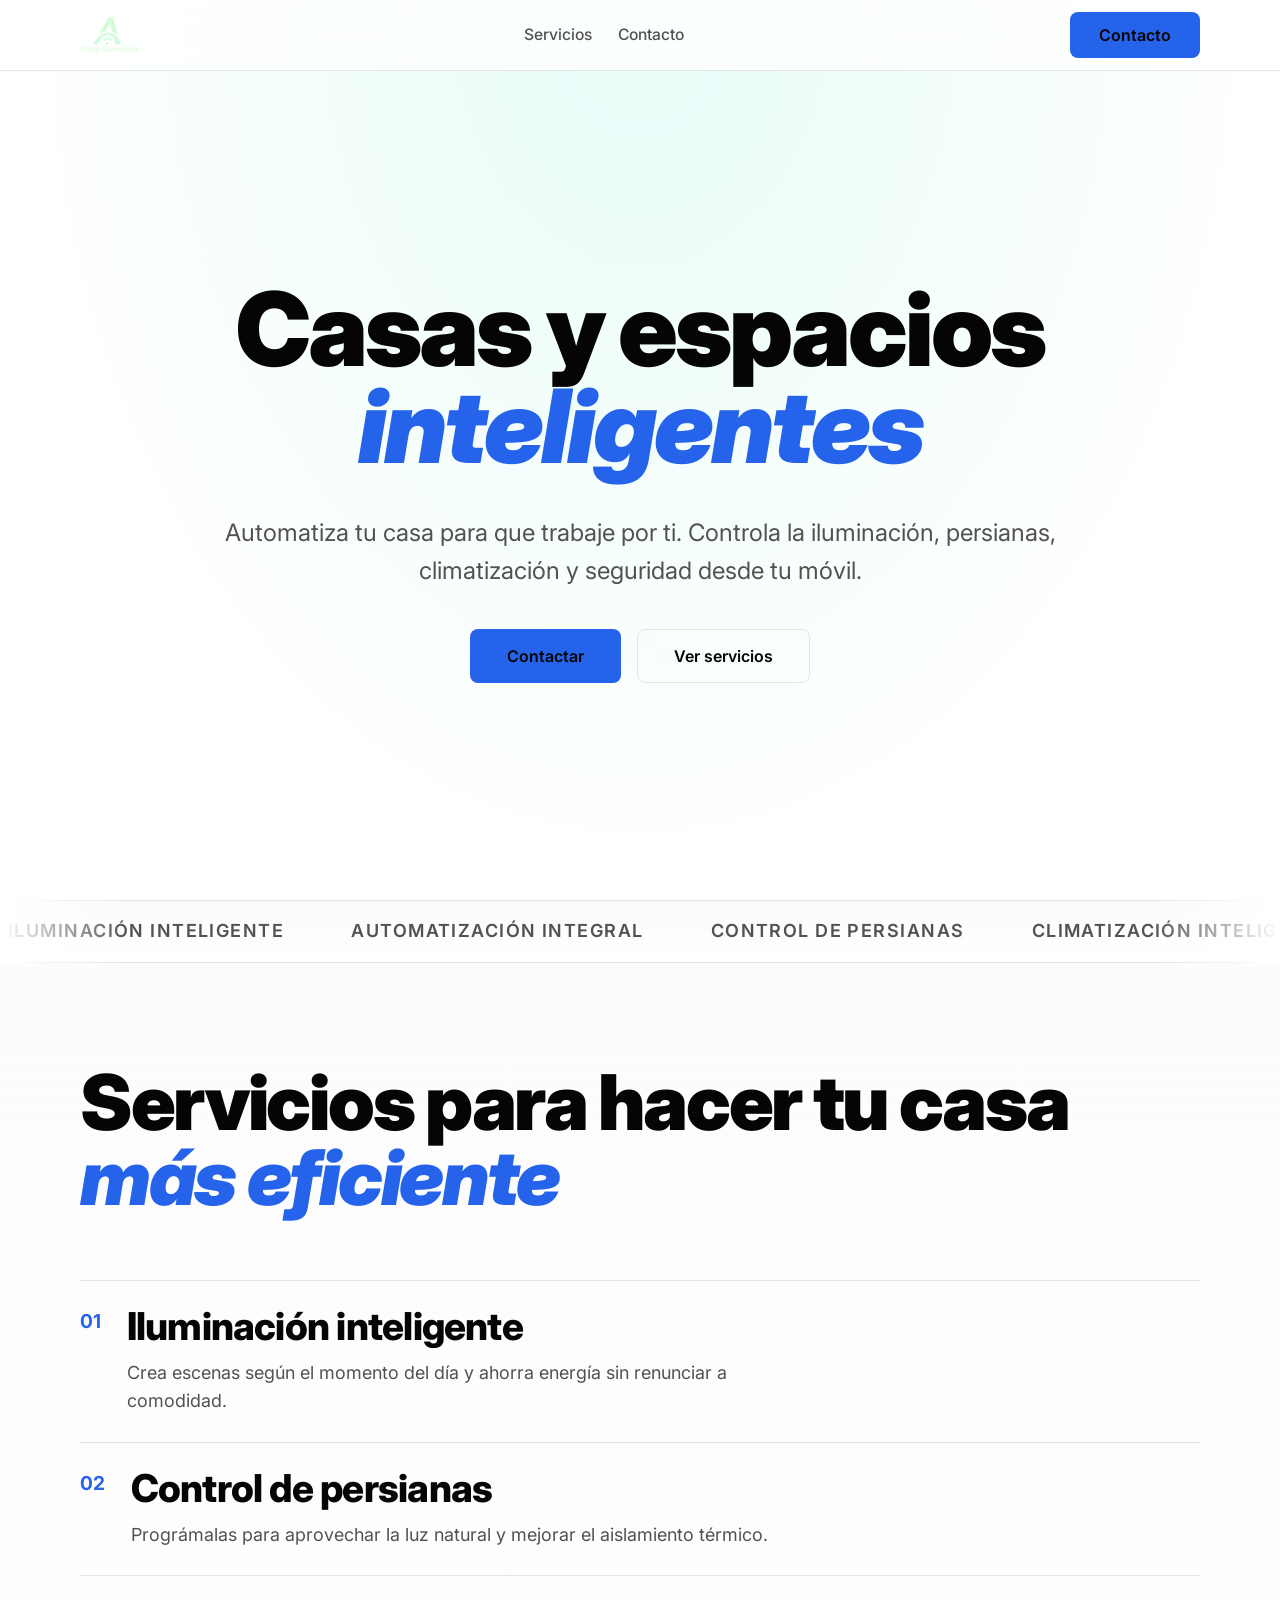
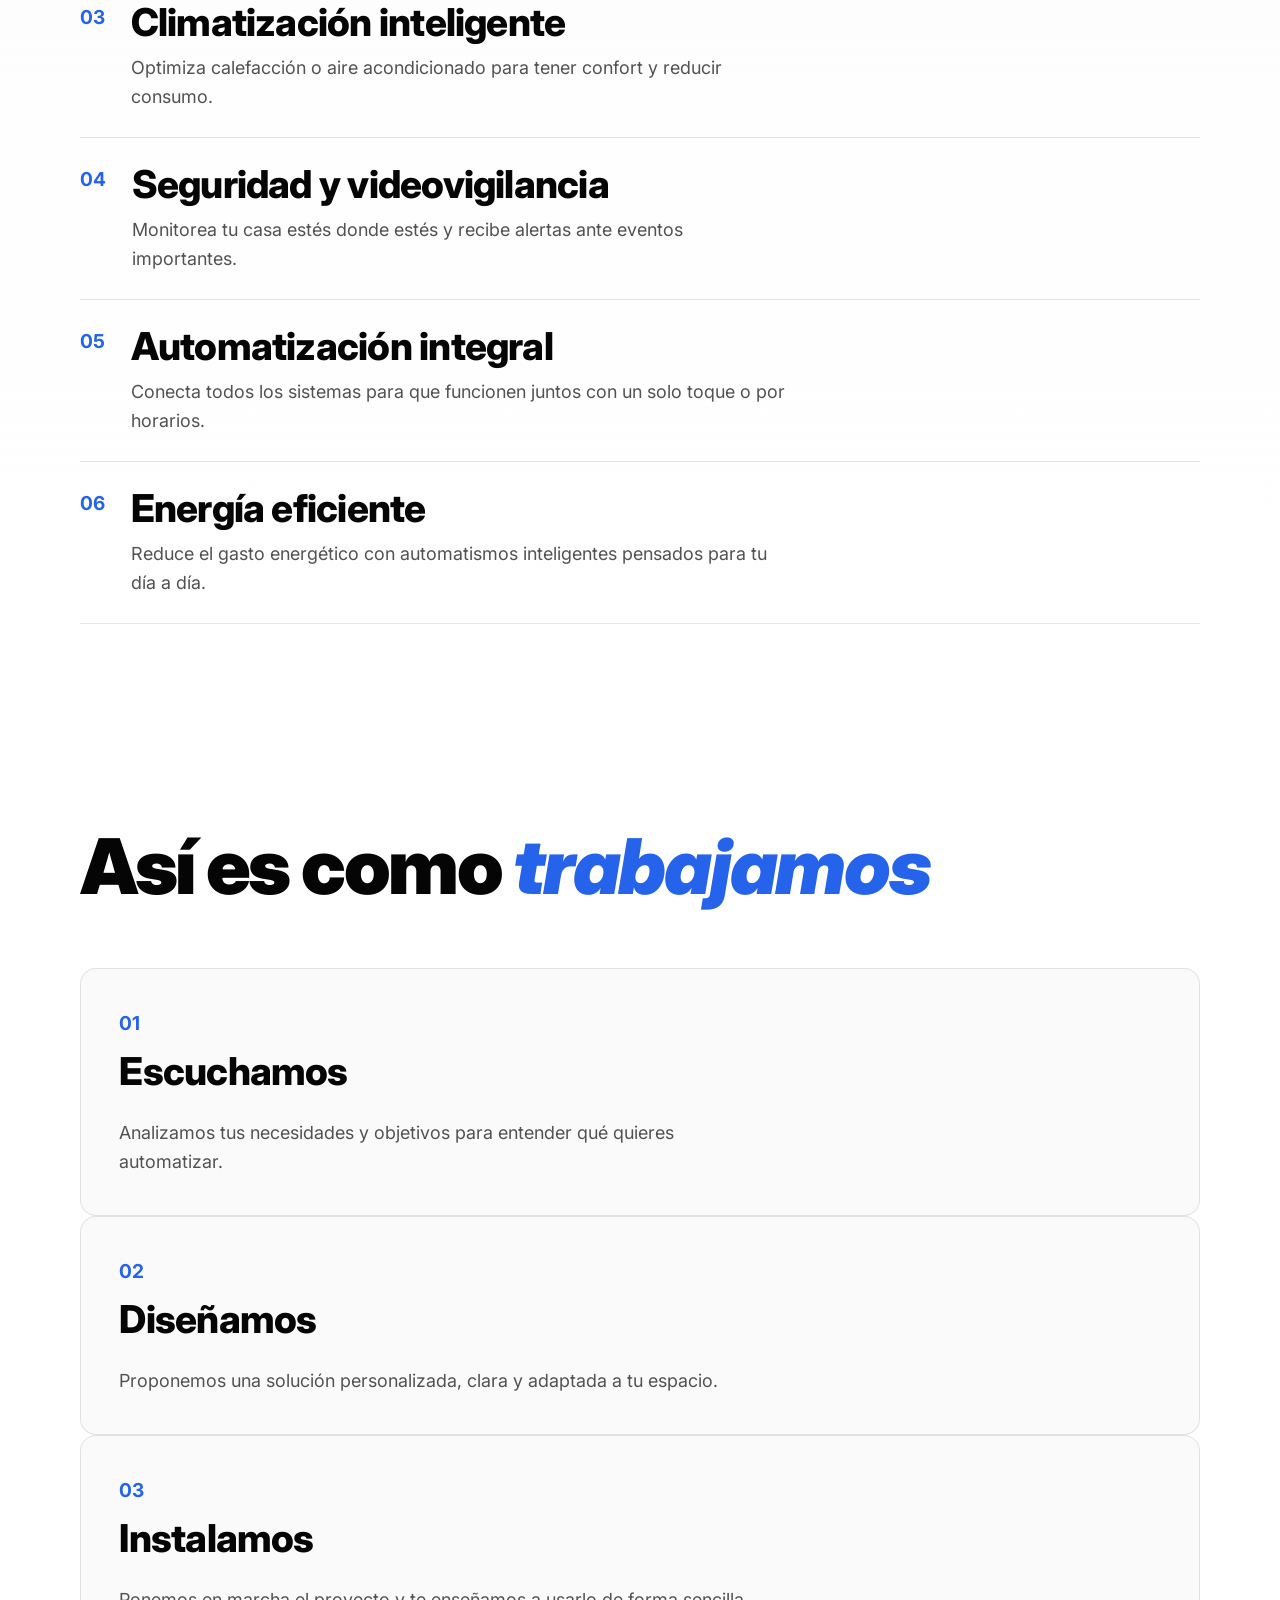
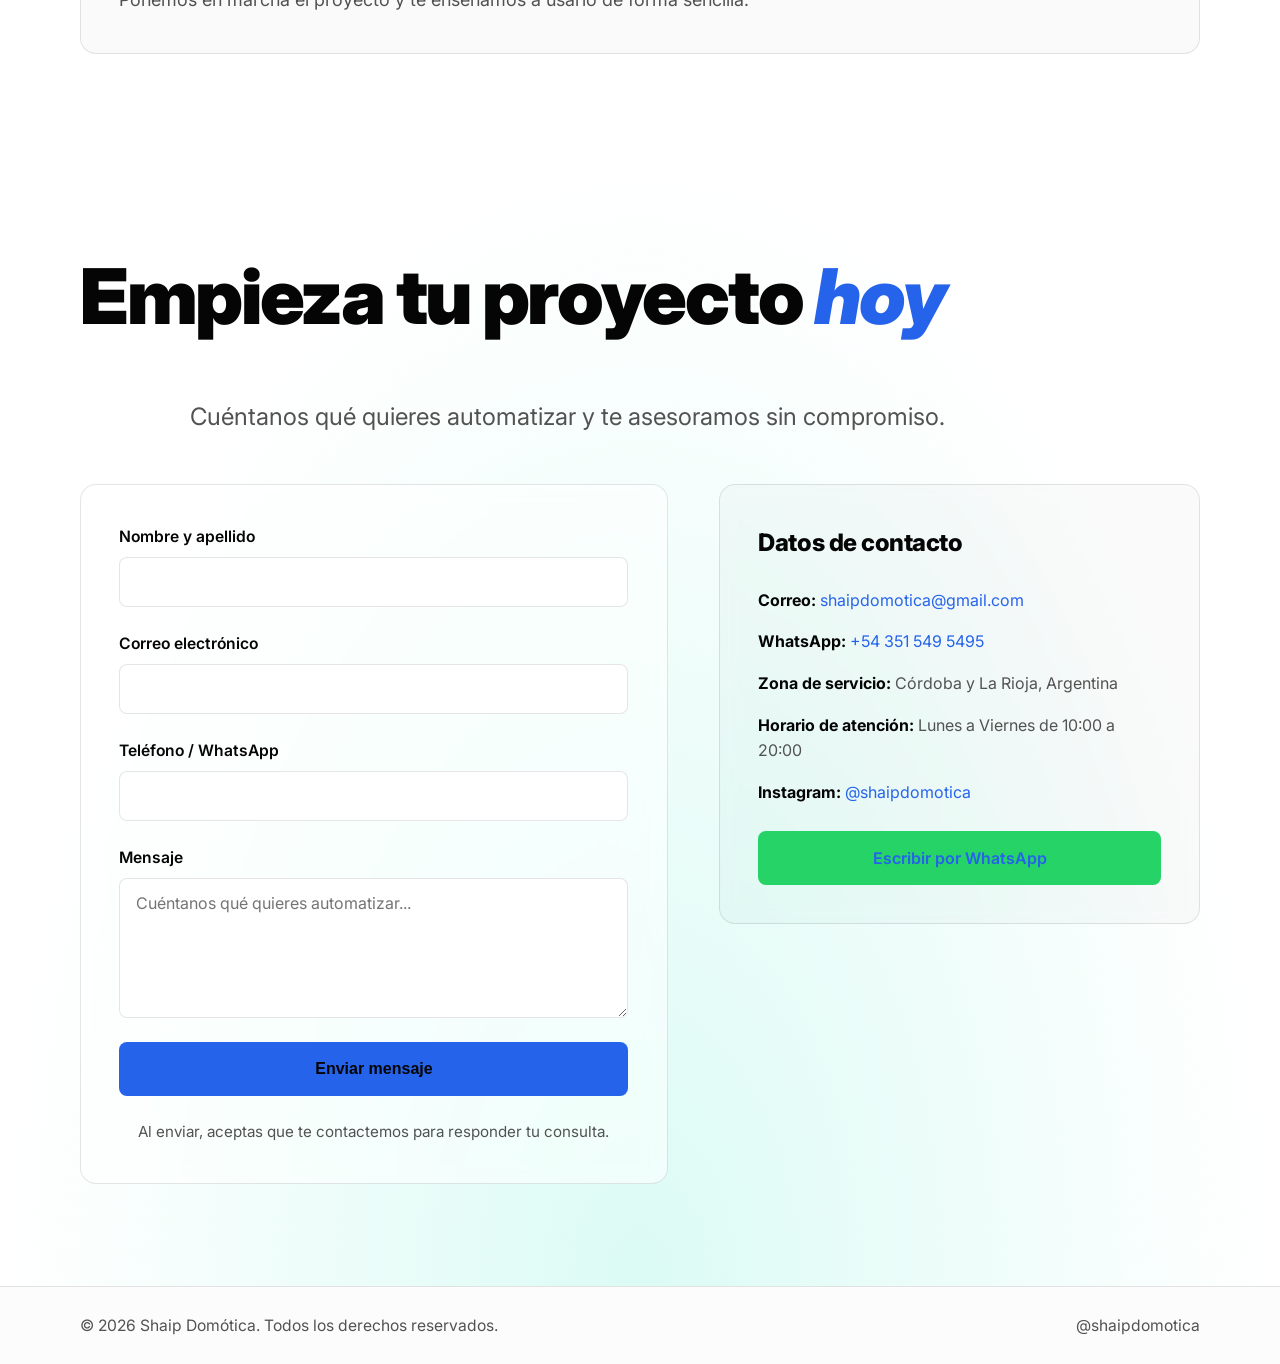
<file: index-light.html>
<!DOCTYPE html>
<html lang="es">
<head>
  <meta charset="UTF-8">
  <meta name="viewport" content="width=device-width, initial-scale=1.0">
  <title>Shaip Domótica | Casas y espacios inteligentes</title>
  <meta name="description" content="Shaip Domótica. Automatización de iluminación, persianas, climatización y seguridad para casas y espacios inteligentes en Córdoba y La Rioja, Argentina.">
  <meta property="og:title" content="Shaip Domótica | Casas y espacios inteligentes">
  <meta property="og:description" content="Automatiza tu casa. Controla todo desde tu móvil. Shaip Domótica, Córdoba y La Rioja, Argentina.">
  <meta property="og:type" content="website">
  <meta property="og:locale" content="es_AR">
  <meta name="twitter:card" content="summary_large_image">
  <link rel="preconnect" href="https://fonts.googleapis.com">
  <link rel="preconnect" href="https://fonts.gstatic.com" crossorigin>
  <link href="https://fonts.googleapis.com/css2?family=Inter:wght@400;500;600;700;800;900&display=swap" rel="stylesheet">
  <link rel="stylesheet" href="styles-light.css">
  <script type="application/ld+json">
  {
    "@context": "https://schema.org",
    "@type": "LocalBusiness",
    "name": "Shaip Domótica",
    "email": "shaipdomotica@gmail.com",
    "telephone": "+543515495495",
    "address": {
      "@type": "PostalAddress",
      "addressLocality": "Córdoba",
      "addressRegion": "Córdoba y La Rioja",
      "addressCountry": "AR"
    },
    "openingHours": "Mo-Fr 10:00-20:00",
    "description": "Domótica, automatización de casas y espacios inteligentes en Córdoba y La Rioja, Argentina.",
    "url": ""
  }
  </script>
</head>
<body>
  <a href="#contenido" class="skip-link">Saltar al contenido</a>
  <header class="header">
    <div class="container header-inner">
      <a href="#" class="logo">
        <img src="[data-uri]" alt="Shaip Domótica">
      </a>
      <nav class="nav" aria-label="Navegación principal">
        <a href="#servicios">Servicios</a>
        <a href="#contacto">Contacto</a>
      </nav>
      <a href="#contacto" class="btn btn-primary nav-cta">Contacto</a>
    </div>
  </header>

  <main id="contenido">
    <section class="hero">
      <div class="container hero-inner">
        <h1>Casas y espacios <em>inteligentes</em></h1>
        <p class="lead">Automatiza tu casa para que trabaje por ti. Controla la iluminación, persianas, climatización y seguridad desde tu móvil.</p>
        <div class="hero-cta">
          <a href="#contacto" class="btn btn-primary btn-lg">Contactar</a>
          <a href="#servicios" class="btn btn-ghost btn-lg">Ver servicios</a>
        </div>
      </div>
    </section>

    <section class="marquee" aria-hidden="true">
      <div class="marquee-track">
        <span>Iluminación inteligente</span>
        <span>Automatización integral</span>
        <span>Control de persianas</span>
        <span>Climatización inteligente</span>
        <span>Seguridad y videovigilancia</span>
        <span>Energía eficiente</span>
        <span>Iluminación inteligente</span>
        <span>Automatización integral</span>
        <span>Control de persianas</span>
        <span>Climatización inteligente</span>
        <span>Seguridad y videovigilancia</span>
        <span>Energía eficiente</span>
      </div>
    </section>

    <section id="servicios" class="services">
      <div class="container">
        <h2>Servicios para hacer tu casa <em>más eficiente</em></h2>
        <ol class="services-list">
          <li class="service-item"><span class="num">01</span><div><h3>Iluminación inteligente</h3><p>Crea escenas según el momento del día y ahorra energía sin renunciar a comodidad.</p></div></li>
          <li class="service-item"><span class="num">02</span><div><h3>Control de persianas</h3><p>Prográmalas para aprovechar la luz natural y mejorar el aislamiento térmico.</p></div></li>
          <li class="service-item"><span class="num">03</span><div><h3>Climatización inteligente</h3><p>Optimiza calefacción o aire acondicionado para tener confort y reducir consumo.</p></div></li>
          <li class="service-item"><span class="num">04</span><div><h3>Seguridad y videovigilancia</h3><p>Monitorea tu casa estés donde estés y recibe alertas ante eventos importantes.</p></div></li>
          <li class="service-item"><span class="num">05</span><div><h3>Automatización integral</h3><p>Conecta todos los sistemas para que funcionen juntos con un solo toque o por horarios.</p></div></li>
          <li class="service-item"><span class="num">06</span><div><h3>Energía eficiente</h3><p>Reduce el gasto energético con automatismos inteligentes pensados para tu día a día.</p></div></li>
        </ol>
      </div>
    </section>

    <section class="how">
      <div class="container">
        <h2>Así es como <em>trabajamos</em></h2>
        <ol class="how-list">
          <li><span class="num">01</span><h3>Escuchamos</h3><p>Analizamos tus necesidades y objetivos para entender qué quieres automatizar.</p></li>
          <li><span class="num">02</span><h3>Diseñamos</h3><p>Proponemos una solución personalizada, clara y adaptada a tu espacio.</p></li>
          <li><span class="num">03</span><h3>Instalamos</h3><p>Ponemos en marcha el proyecto y te enseñamos a usarlo de forma sencilla.</p></li>
        </ol>
      </div>
    </section>

    <section id="contacto" class="contact">
      <div class="container">
        <h2>Empieza tu proyecto <em>hoy</em></h2>
        <p class="lead">Cuéntanos qué quieres automatizar y te asesoramos sin compromiso.</p>
        <div class="contact-grid">
          <form id="contact-form" class="form" action="https://formspree.io/f/XXXXXXXX" method="POST">
            <div class="form-field"><label for="nombre">Nombre y apellido</label><input type="text" id="nombre" name="nombre" autocomplete="name" required></div>
            <div class="form-field"><label for="email">Correo electrónico</label><input type="email" id="email" name="email" autocomplete="email" required></div>
            <div class="form-field"><label for="telefono">Teléfono / WhatsApp</label><input type="tel" id="telefono" name="telefono" autocomplete="tel"></div>
            <div class="form-field"><label for="mensaje">Mensaje</label><textarea id="mensaje" name="mensaje" rows="5" placeholder="Cuéntanos qué quieres automatizar..." required></textarea></div>
            <button type="submit" class="btn btn-primary btn-lg btn-block">Enviar mensaje</button>
            <p class="form-note">Al enviar, aceptas que te contactemos para responder tu consulta.</p>
          </form>
          <aside class="contact-info">
            <h3>Datos de contacto</h3>
            <ul>
              <li><strong>Correo:</strong> <a href="mailto:shaipdomotica@gmail.com">shaipdomotica@gmail.com</a></li>
              <li><strong>WhatsApp:</strong> <a href="https://wa.me/543515495495?text=Hola%20Shaip%20Dom%C3%B3tica%2C%20me%20interesa%20automatizar%20mi%20casa." target="_blank" rel="noopener noreferrer">+54 351 549 5495</a></li>
              <li><strong>Zona de servicio:</strong> Córdoba y La Rioja, Argentina</li>
              <li><strong>Horario de atención:</strong> Lunes a Viernes de 10:00 a 20:00</li>
              <li><strong>Instagram:</strong> <a href="https://www.instagram.com/shaipdomotica" target="_blank" rel="noopener noreferrer">@shaipdomotica</a></li>
            </ul>
            <a href="https://wa.me/543515495495?text=Hola%20Shaip%20Dom%C3%B3tica%2C%20me%20interesa%20automatizar%20mi%20casa." target="_blank" rel="noopener noreferrer" class="btn btn-whatsapp btn-lg btn-block">Escribir por WhatsApp</a>
          </aside>
        </div>
      </div>
    </section>
  </main>

  <footer class="footer">
    <div class="container footer-inner">
      <p>© <span id="year"></span> Shaip Domótica. Todos los derechos reservados.</p>
      <div class="footer-links">
        <a href="https://www.instagram.com/shaipdomotica" target="_blank" rel="noopener noreferrer" aria-label="Instagram">@shaipdomotica</a>
      </div>
    </div>
  </footer>
  <script src="script.js"></script>
</body>
</html>
</file>
<file: styles.css>
:root[data-theme="dark"] {
  --bg-primary: #050505;
  --bg-secondary: #0b0b0b;
  --text-primary: #f5f5f5;
  --text-secondary: #a8a8a8;
  --accent: #2563EB;
  --accent-soft: rgba(37, 99, 235, 0.16);
  --border: rgba(255, 255, 255, 0.11);
  --border-strong: rgba(255, 255, 255, 0.18);
  --surface: rgba(255, 255, 255, 0.05);
  --surface-hover: rgba(255, 255, 255, 0.08);
  --shadow-card: 0 20px 40px -28px rgba(0, 0, 0, 0.9);
  --radius: 0.5rem;
  --logo-dark: block;
  --logo-light: none;
}

:root[data-theme="light"] {
  --bg-primary: #ffffff;
  --bg-secondary: #fafafa;
  --text-primary: #050505;
  --text-secondary: #525252;
  --accent: #2563EB;
  --accent-soft: rgba(37, 99, 235, 0.12);
  --border: rgba(5, 5, 5, 0.12);
  --border-strong: rgba(5, 5, 5, 0.2);
  --surface: rgba(5, 5, 5, 0.02);
  --surface-hover: rgba(5, 5, 5, 0.05);
  --shadow-card: 0 20px 40px -30px rgba(5, 5, 5, 0.25);
  --radius: 0.5rem;
  --logo-dark: none;
  --logo-light: block;
}

* { box-sizing: border-box; margin: 0; padding: 0; }
html { scroll-behavior: smooth; scroll-padding-top: 5rem; }

body {
  font-family: Inter, system-ui, -apple-system, BlinkMacSystemFont, 'Segoe UI', Roboto, Oxygen, Ubuntu, Cantarell, 'Open Sans', 'Helvetica Neue', sans-serif;
  background: var(--bg-primary);
  color: var(--text-primary);
  line-height: 1.6;
  overflow-x: hidden;
  transition: background 0.3s ease, color 0.3s ease;
  -webkit-font-smoothing: antialiased;
  -moz-osx-font-smoothing: grayscale;
}

.container { width: min(90vw, 80rem); margin: 0 auto; padding: 0 1rem; }
a { color: inherit; text-decoration: none; }
img { max-width: 100%; height: auto; display: block; }

.btn { display: inline-flex; align-items: center; justify-content: center; padding: 0.875rem 1.75rem; border-radius: var(--radius); font-weight: 600; font-size: 1rem; line-height: 1; transition: all 0.2s ease; border: 1px solid transparent; cursor: pointer; min-height: 44px; white-space: nowrap; }
.btn-lg { padding: 1.125rem 2.25rem; font-size: clamp(1rem, 1.1vw, 1.125rem); }
.btn-block { width: 100%; }
.btn-primary { background: var(--accent); color: #ffffff; box-shadow: 0 10px 30px -12px var(--accent-soft); }
.btn-primary:hover { filter: brightness(1.08); transform: translateY(-1px); }
.btn-primary:focus-visible, .btn-ghost:focus-visible, .btn-whatsapp:focus-visible, .theme-toggle:focus-visible { outline: 2px solid var(--accent); outline-offset: 2px; }
.btn-ghost { background: transparent; border-color: var(--border); backdrop-filter: blur(8px) saturate(120%); }
.btn-ghost:hover { background: var(--surface); }
.btn-whatsapp { background: #25d366; color: #fff; }
.btn-whatsapp:hover { filter: brightness(1.05); transform: translateY(-1px); }

.skip-link { position: absolute; top: -100%; left: 0; background: var(--accent); color: #ffffff; padding: 0.75rem 1rem; z-index: 9999; }
.skip-link:focus { top: 0; }

.header { position: fixed; top: 0; left: 0; right: 0; z-index: 1000; background: var(--bg-primary); opacity: 0.9; backdrop-filter: blur(12px) saturate(140%); border-bottom: 1px solid var(--border); transition: background 0.3s ease, border-color 0.3s ease; }
.header-inner { display: flex; align-items: center; justify-content: space-between; padding: 0.75rem 1rem; gap: 1rem; }
.logo { display: flex; align-items: center; }
.logo img { height: clamp(3rem, 3.5vw, 4rem); width: auto; }
.logo-dark { display: var(--logo-dark); }
.logo-light { display: var(--logo-light); }
.nav { display: flex; gap: clamp(1rem, 2vw, 2rem); align-items: center; }
.nav a { color: var(--text-secondary); font-weight: 500; font-size: 0.98rem; }
.nav a:hover { color: var(--text-primary); }
.header-actions { display: flex; align-items: center; gap: 0.75rem; }
.nav-cta { display: none; }
@media (min-width: 48rem) { .nav-cta { display: inline-flex; } }

.theme-toggle { display: inline-flex; align-items: center; gap: 0.5rem; padding: 0.625rem 0.875rem; border-radius: var(--radius); border: 1px solid var(--border); background: var(--surface); color: var(--text-primary); font-weight: 600; font-size: 0.9rem; min-height: 44px; cursor: pointer; transition: all 0.2s ease; }
.theme-toggle:hover { background: var(--surface-hover); }
.theme-icon { width: 18px; height: 18px; display: none; color: var(--text-primary); }
[data-theme="dark"] .theme-icon.sun { display: block; }
[data-theme="light"] .theme-icon.moon { display: block; }

.hero { min-height: 100svh; display: flex; align-items: center; justify-content: center; padding: 6rem 0 2rem; position: relative; }
.hero::before { content: ''; position: absolute; inset: 0; background: radial-gradient(ellipse at top, var(--accent-soft) 0%, var(--bg-primary) 70%); pointer-events: none; transition: background 0.3s ease; }
.hero-inner { text-align: center; position: relative; z-index: 1; display: flex; flex-direction: column; align-items: center; gap: clamp(1.5rem, 3vw, 2.5rem); }
h1 { font-size: clamp(3rem, 8vw, 9rem); font-weight: 900; line-height: 0.95; letter-spacing: -0.03em; }
h1 em, h2 em { font-style: italic; color: var(--accent); }
.lead { font-size: clamp(1.125rem, 2vw, 1.5rem); color: var(--text-secondary); max-width: 60ch; margin: 0 auto; }
.hero-cta { display: flex; flex-wrap: wrap; justify-content: center; gap: 1rem; }

.marquee { overflow: hidden; border-top: 1px solid var(--border); border-bottom: 1px solid var(--border); background: linear-gradient(to bottom, var(--surface), var(--bg-primary)); padding: 1rem 0; position: relative; mask-image: linear-gradient(to right, transparent 0%, black 10%, black 90%, transparent 100%); -webkit-mask-image: linear-gradient(to right, transparent 0%, black 10%, black 90%, transparent 100%); transition: background 0.3s ease, border-color 0.3s ease; }
.marquee-track { display: flex; gap: clamp(2rem, 4vw, 4rem); animation: marquee 40s linear infinite; will-change: transform; }
.marquee-track span { font-size: clamp(0.875rem, 1.5vw, 1.125rem); font-weight: 600; letter-spacing: 0.08em; text-transform: uppercase; white-space: nowrap; color: var(--text-secondary); padding: 0 0.5rem; }
@keyframes marquee { 0% { transform: translateX(0); } 100% { transform: translateX(-50%); } }

.services, .how, .contact { padding: clamp(4rem, 8vw, 8rem) 0; }
.services { background: linear-gradient(to bottom, var(--surface) 0%, var(--bg-primary) 100%); transition: background 0.3s ease; }
h2 { font-size: clamp(2.5rem, 6vw, 6rem); font-weight: 900; line-height: 0.98; letter-spacing: -0.03em; margin-bottom: clamp(2rem, 5vw, 4rem); }
.services-list, .how-list { display: flex; flex-direction: column; gap: 0; }
.service-item, .how-list li { display: grid; grid-template-columns: auto 1fr; gap: clamp(1rem, 2vw, 2rem); padding: clamp(1.25rem, 2vw, 2rem) 0; border-top: 1px solid var(--border); align-items: start; transition: border-color 0.3s ease; }
.service-item:last-child, .how-list li:last-child { border-bottom: 1px solid var(--border); }
.num { font-size: clamp(1rem, 1.5vw, 1.25rem); font-weight: 700; color: var(--accent); line-height: 1.2; padding-top: 0.25rem; }
.service-item h3, .how-list h3 { font-size: clamp(1.5rem, 3vw, 2.5rem); font-weight: 800; line-height: 1.05; letter-spacing: -0.02em; margin-bottom: clamp(0.5rem, 1vw, 0.75rem); }
.service-item p, .how-list p { color: var(--text-secondary); font-size: clamp(1rem, 1.5vw, 1.125rem); max-width: 60ch; }

@media (min-width: 64rem) {
  .how-list { grid-template-columns: repeat(3, 1fr); }
  .how-list li { grid-template-columns: 1fr; gap: 1rem; border: 1px solid var(--border); padding: clamp(2rem, 3vw, 3rem); border-radius: calc(var(--radius) * 2); background: var(--surface); backdrop-filter: blur(8px) saturate(120%); box-shadow: var(--shadow-card); }
  .how-list li:last-child { border-bottom: 1px solid var(--border); }
}

.contact { background: radial-gradient(ellipse at bottom, var(--accent-soft) 0%, var(--bg-primary) 70%); transition: background 0.3s ease; }
.contact .lead { margin-bottom: clamp(2rem, 4vw, 3rem); text-align: left; }
.contact-grid { display: grid; gap: clamp(2rem, 4vw, 4rem); }
@media (min-width: 64rem) { .contact-grid { grid-template-columns: 1.1fr 0.9fr; align-items: start; } }

.form { display: flex; flex-direction: column; gap: clamp(1.25rem, 2vw, 1.5rem); padding: clamp(1.5rem, 3vw, 2.5rem); border: 1px solid var(--border); border-radius: calc(var(--radius) * 2); background: var(--surface); backdrop-filter: blur(10px) saturate(130%); box-shadow: var(--shadow-card); transition: background 0.3s ease, border-color 0.3s ease; }
.form-field { display: flex; flex-direction: column; gap: 0.5rem; }
label { font-weight: 600; font-size: 0.98rem; }
input, textarea { width: 100%; padding: 0.875rem 1rem; border-radius: var(--radius); border: 1px solid var(--border); background: var(--bg-primary); color: var(--text-primary); font-size: 1rem; font-family: inherit; transition: border-color 0.2s ease, box-shadow 0.2s ease, background 0.3s ease; min-height: 44px; }
textarea { min-height: 140px; resize: vertical; }
input::placeholder, textarea::placeholder { color: var(--text-secondary); opacity: 0.8; }
input:focus-visible, textarea:focus-visible { outline: none; border-color: var(--accent); box-shadow: 0 0 0 3px var(--accent-soft); }

.form-note { font-size: 0.95rem; color: var(--text-secondary); text-align: center; }

.contact-info { display: flex; flex-direction: column; gap: clamp(1.25rem, 2vw, 1.75rem); padding: clamp(1.5rem, 3vw, 2.5rem); border: 1px solid var(--border); border-radius: calc(var(--radius) * 2); background: var(--surface); backdrop-filter: blur(8px) saturate(120%); box-shadow: var(--shadow-card); height: fit-content; transition: background 0.3s ease, border-color 0.3s ease; }
.contact-info h3 { font-size: clamp(1.25rem, 2vw, 1.5rem); font-weight: 800; letter-spacing: -0.02em; }
.contact-info ul { list-style: none; display: flex; flex-direction: column; gap: clamp(0.75rem, 1.5vw, 1rem); }
.contact-info li { color: var(--text-secondary); font-size: clamp(1rem, 1.2vw, 1.0625rem); }
.contact-info li strong { color: var(--text-primary); }
.contact-info a:not(.btn) { color: var(--accent); }
.contact-info a:hover { text-decoration: underline; text-underline-offset: 0.2em; }

.footer { border-top: 1px solid var(--border); padding: clamp(1.5rem, 2vw, 2rem) 0; background: var(--surface); transition: background 0.3s ease, border-color 0.3s ease; }
.footer-inner { display: flex; flex-direction: column; align-items: center; justify-content: space-between; gap: 1rem; text-align: center; color: var(--text-secondary); font-size: 0.98rem; }
@media (min-width: 48rem) { .footer-inner { flex-direction: row; text-align: left; } }
.footer-links a { color: var(--text-secondary); }
.footer-links a:hover { color: var(--text-primary); }

.js .fade-in { opacity: 0; transform: translateY(1.5rem); transition: opacity 0.8s ease, transform 0.8s ease; transition-delay: var(--delay, 0s); }
.js .fade-in.visible { opacity: 1; transform: translateY(0); }

@media (prefers-reduced-motion: reduce) {
  html { scroll-behavior: auto; }
  .marquee-track { animation: none; }
  .js .fade-in { opacity: 1; transform: none; transition: none; }
  .btn-primary:hover, .btn-whatsapp:hover { transform: none; }
}

.instagram {
  padding: clamp(4rem, 8vw, 8rem) 0;
}

.instagram .lead {
  margin-bottom: clamp(2rem, 4vw, 3rem);
  text-align: left;
}

.ig-embed-wrapper {
  position: relative;
  width: 100%;
  max-width: min(92vw, 950px);
  margin: 0 auto;
  background: var(--surface);
  border: 1px solid var(--border);
  border-radius: calc(var(--radius) * 2);
  overflow: hidden;
  box-shadow: 0 40px 60px -40px rgba(37, 99, 235, 0.25);
}

behold-widget {
  display: block;
  width: 100%;
  min-height: 240px;
}

.text-center {
  text-align: center;
}

/* Service cards */
.services-grid {
  display: grid;
  gap: clamp(1rem, 2vw, 1.5rem);
  margin-bottom: clamp(2rem, 4vw, 3rem);
}

@media (min-width: 48rem) {
  .services-grid {
    grid-template-columns: repeat(2, 1fr);
  }
}

@media (min-width: 80rem) {
  .services-grid {
    grid-template-columns: repeat(3, 1fr);
  }
}

.service-card {
  position: relative;
  display: flex;
  flex-direction: column;
  gap: clamp(0.75rem, 1.5vw, 1rem);
  padding: clamp(1.75rem, 3vw, 2.5rem);
  border: 1px solid var(--border);
  border-radius: calc(var(--radius) * 2);
  background: var(--surface);
  backdrop-filter: blur(10px) saturate(120%);
  box-shadow: var(--shadow-card);
  transition: transform 0.3s ease, border-color 0.3s ease, box-shadow 0.3s ease;
  overflow: hidden;
}

.service-card::before {
  content: '';
  position: absolute;
  inset: 0;
  background: radial-gradient(ellipse at top right, var(--accent-soft), transparent 60%);
  pointer-events: none;
}

.service-card > * {
  position: relative;
  z-index: 1;
}

.service-card:hover {
  transform: translateY(-6px);
  border-color: var(--border-strong);
  box-shadow: 0 30px 60px -30px rgba(37, 99, 235, 0.45);
}

.service-icon {
  display: inline-flex;
  align-items: center;
  justify-content: center;
  width: 3rem;
  height: 3rem;
  border-radius: 999px;
  border: 1px solid var(--border);
  background: var(--bg-primary);
  color: var(--accent);
  box-shadow: 0 0 0 4px var(--accent-soft);
}

.service-card h3 {
  font-size: clamp(1.25rem, 2vw, 1.5rem);
  font-weight: 800;
  letter-spacing: -0.01em;
}

.service-card p {
  color: var(--text-secondary);
  font-size: clamp(0.98rem, 1.2vw, 1.0625rem);
}

.services-cta {
  display: flex;
  justify-content: center;
  text-align: center;
}

.btn-xl {
  padding: 1.25rem 2.75rem;
  font-size: clamp(1.05rem, 1.4vw, 1.25rem);
  font-weight: 800;
  border-radius: 999px;
  letter-spacing: -0.01em;
  gap: 0.75rem;
}

.btn-xl .arrow {
  transition: transform 0.2s ease;
  font-weight: 900;
}

.btn-xl:hover .arrow {
  transform: translateX(4px);
}

/* Mobile nav */
.nav-toggle {
  display: none;
  flex-direction: column;
  gap: 0.4rem;
  background: transparent;
  border: 1px solid var(--border);
  border-radius: var(--radius);
  padding: 0.6rem;
  cursor: pointer;
  min-height: 44px;
  min-width: 44px;
  align-items: center;
  justify-content: center;
}

.hamburger {
  width: 20px;
  height: 2px;
  background: var(--text-primary);
  transition: transform 0.2s ease, opacity 0.2s ease;
}

.nav.open .nav-toggle .hamburger:nth-child(1) {
  transform: translateY(6px) rotate(45deg);
}

.nav.open .nav-toggle .hamburger:nth-child(2) {
  opacity: 0;
}

.nav.open .nav-toggle .hamburger:nth-child(3) {
  transform: translateY(-6px) rotate(-45deg);
}

.nav-cta-mobile {
  display: none;
}

@media (max-width: 767px) {
  .nav-toggle {
    display: flex;
    order: 2;
  }

  .nav {
    position: absolute;
    top: 100%;
    left: 0;
    right: 0;
    flex-direction: column;
    align-items: stretch;
    gap: 0;
    background: var(--bg-primary);
    border-bottom: 1px solid var(--border);
    backdrop-filter: blur(12px) saturate(140%);
    padding: 0.5rem 1rem;
    transform: translateY(-120%);
    opacity: 0;
    pointer-events: none;
    transition: transform 0.25s ease, opacity 0.25s ease;
    z-index: 900;
  }

  .nav.open {
    transform: translateY(0);
    opacity: 1;
    pointer-events: all;
  }

  .nav a {
    padding: 0.9rem 0;
    border-top: 1px solid var(--border);
    font-size: 1rem;
  }

  .nav a:first-child {
    border-top: none;
  }

  .nav-cta-mobile {
    display: inline-flex;
    margin: 0.75rem 0;
    width: 100%;
    justify-content: center;
  }

  .header-actions {
    order: 3;
  }

  .nav-cta {
    display: none !important;
  }
}
</file>
<file: catalogo/catalogo.css>
/* ===========================================================
   Catálogo de cerraduras inteligentes — Shaip Domótica
   Se apoya en las variables y componentes de ../styles.css
   =========================================================== */

:root {
  --cat-media-bg: #0a1014;
  --cat-media-border: rgba(255, 255, 255, 0.08);
  --cat-radius: 1.25rem;
}

/* ---------- Hero ---------- */

.cat-hero {
  position: relative;
  padding: clamp(7rem, 12vw, 11rem) 0 clamp(3rem, 6vw, 5rem);
  overflow: hidden;
}

.cat-hero::before {
  content: '';
  position: absolute;
  inset: 0;
  background:
    radial-gradient(ellipse 70% 55% at 50% 0%, var(--accent-soft) 0%, transparent 65%),
    radial-gradient(ellipse 50% 40% at 85% 30%, rgba(37, 99, 235, 0.10) 0%, transparent 70%);
  pointer-events: none;
}

.cat-hero-inner {
  position: relative;
  z-index: 1;
  display: flex;
  flex-direction: column;
  gap: clamp(1.25rem, 2.5vw, 2rem);
  max-width: 62rem;
}

.cat-eyebrow {
  display: inline-flex;
  align-items: center;
  gap: 0.6rem;
  align-self: flex-start;
  padding: 0.45rem 0.9rem;
  border: 1px solid var(--border);
  border-radius: 999px;
  background: var(--surface);
  font-size: 0.8rem;
  font-weight: 700;
  letter-spacing: 0.14em;
  text-transform: uppercase;
  color: var(--text-secondary);
}

.cat-eyebrow span.dot {
  width: 7px;
  height: 7px;
  border-radius: 50%;
  background: var(--accent);
  box-shadow: 0 0 0 4px var(--accent-soft);
}

.cat-hero h1 {
  font-size: clamp(2.75rem, 7.5vw, 6.5rem);
}

.cat-hero .lead {
  margin: 0;
  max-width: 48ch;
  text-align: left;
}

.cat-actions {
  display: flex;
  flex-wrap: wrap;
  gap: 0.85rem;
  padding-top: 0.5rem;
}

/* ---------- Chips ---------- */

.cat-chips {
  display: flex;
  flex-wrap: wrap;
  gap: 0.5rem;
  padding-top: clamp(0.5rem, 1.5vw, 1rem);
}

.cat-chip {
  display: inline-flex;
  align-items: center;
  gap: 0.4rem;
  padding: 0.4rem 0.8rem;
  border: 1px solid var(--border);
  border-radius: 999px;
  background: var(--surface);
  color: var(--text-secondary);
  font-size: 0.85rem;
  font-weight: 600;
  white-space: nowrap;
}

.cat-chip--accent {
  border-color: rgba(37, 99, 235, 0.4);
  background: var(--accent-soft);
  color: var(--text-primary);
}

/* ---------- Secciones ---------- */

.cat-section {
  padding: clamp(3.5rem, 7vw, 6.5rem) 0;
}

.cat-section--alt {
  background: linear-gradient(to bottom, var(--surface) 0%, var(--bg-primary) 100%);
}

.cat-head {
  display: flex;
  flex-direction: column;
  gap: clamp(0.75rem, 1.5vw, 1rem);
  margin-bottom: clamp(2rem, 4vw, 3.5rem);
  max-width: 56rem;
}

.cat-head h2 {
  margin: 0;
  font-size: clamp(2rem, 4.5vw, 3.75rem);
}

.cat-head p {
  color: var(--text-secondary);
  font-size: clamp(1rem, 1.4vw, 1.125rem);
}

.cat-kicker {
  font-size: 0.8rem;
  font-weight: 800;
  letter-spacing: 0.16em;
  text-transform: uppercase;
  color: var(--accent);
}

/* ---------- Ventajas (lista numerada) ---------- */

.adv-list {
  display: grid;
  gap: 0;
  border-top: 1px solid var(--border);
}

.adv-item {
  display: grid;
  grid-template-columns: auto 1fr;
  gap: clamp(1rem, 2.5vw, 2.5rem);
  padding: clamp(1.25rem, 2.5vw, 2rem) 0;
  border-bottom: 1px solid var(--border);
  align-items: start;
}

.adv-item .num {
  padding-top: 0.3rem;
}

.adv-item h3 {
  font-size: clamp(1.2rem, 2.2vw, 1.65rem);
  font-weight: 800;
  letter-spacing: -0.02em;
  line-height: 1.15;
  margin-bottom: 0.4rem;
}

.adv-item p {
  color: var(--text-secondary);
  font-size: clamp(0.98rem, 1.2vw, 1.0625rem);
  max-width: 62ch;
}

@media (min-width: 60rem) {
  .adv-list {
    grid-template-columns: repeat(2, 1fr);
    column-gap: clamp(2rem, 5vw, 5rem);
  }
  .adv-item:nth-last-child(2) {
    border-bottom: 1px solid var(--border);
  }
}

/* ---------- Grid de modelos ---------- */

.model-grid {
  display: grid;
  gap: clamp(1.25rem, 2.5vw, 2rem);
  grid-template-columns: repeat(auto-fit, minmax(15.5rem, 1fr));
}

.model-card {
  position: relative;
  display: flex;
  flex-direction: column;
  border: 1px solid var(--border);
  border-radius: var(--cat-radius);
  background: var(--surface);
  overflow: hidden;
  box-shadow: var(--shadow-card);
  transition: border-color 0.3s ease, transform 0.3s ease, box-shadow 0.3s ease;
}

.model-card:hover {
  border-color: var(--border-strong);
  transform: translateY(-4px);
  box-shadow: 0 32px 60px -34px rgba(37, 99, 235, 0.5);
}

.model-media {
  position: relative;
  aspect-ratio: 5 / 8;
  background:
    radial-gradient(ellipse 70% 60% at 50% 35%, rgba(37, 99, 235, 0.10), transparent 70%),
    var(--cat-media-bg);
  border-bottom: 1px solid var(--cat-media-border);
  overflow: hidden;
}

.model-media img {
  width: 100%;
  height: 100%;
  object-fit: cover;
  display: block;
  transition: transform 0.6s ease;
}

.model-card:hover .model-media img {
  transform: scale(1.03);
}

/* Fallback para navegadores sin aspect-ratio (iOS < 15, Android viejo):
   el alto se calcula con padding y la imagen se posiciona encima. */
@supports not (aspect-ratio: 5 / 8) {
  .model-media {
    height: 0;
    padding-top: 160%;
  }
  .model-media img {
    position: absolute;
    top: 0;
    left: 0;
  }
}

.model-tag {
  position: absolute;
  top: 0.75rem;
  left: 0.75rem;
  padding: 0.3rem 0.6rem;
  border-radius: 999px;
  background: rgba(5, 5, 5, 0.72);
  border: 1px solid rgba(255, 255, 255, 0.14);
  color: #f5f5f5;
  font-size: 0.68rem;
  font-weight: 800;
  letter-spacing: 0.1em;
  text-transform: uppercase;
  backdrop-filter: blur(6px);
}

.model-body {
  display: flex;
  flex-direction: column;
  gap: 0.85rem;
  padding: clamp(1.1rem, 2vw, 1.5rem);
  flex: 1;
}

.model-name {
  font-size: clamp(1.3rem, 2vw, 1.6rem);
  font-weight: 900;
  letter-spacing: -0.025em;
  line-height: 1.05;
}

.model-sku {
  display: block;
  font-size: 0.72rem;
  font-weight: 700;
  letter-spacing: 0.1em;
  color: var(--text-secondary);
  text-transform: uppercase;
  margin-top: 0.3rem;
}

.model-desc {
  color: var(--text-secondary);
  font-size: 0.95rem;
  line-height: 1.55;
}

.spec-list {
  display: flex;
  flex-direction: column;
  gap: 0;
  margin-top: auto;
  border-top: 1px solid var(--border);
}

.spec-row {
  display: grid;
  grid-template-columns: 1fr auto;
  gap: 0.75rem;
  align-items: baseline;
  padding: 0.5rem 0;
  border-bottom: 1px solid var(--border);
  font-size: 0.85rem;
}

.spec-row dt {
  color: var(--text-secondary);
  font-weight: 500;
}

.spec-row dd {
  text-align: right;
  font-weight: 700;
  color: var(--text-primary);
}

.spec-row dd.wrap {
  text-align: right;
  max-width: 62%;
  white-space: normal;
}

/* ---------- Tabla comparativa ---------- */

.table-wrap {
  border: 1px solid var(--border);
  border-radius: var(--cat-radius);
  background: var(--surface);
  overflow-x: auto;
  -webkit-overflow-scrolling: touch;
}

.cat-table {
  width: 100%;
  min-width: 46rem;
  border-collapse: collapse;
  font-size: 0.9rem;
}

.cat-table caption {
  text-align: left;
  padding: 1rem 1.25rem 0.25rem;
  color: var(--text-secondary);
  font-size: 0.85rem;
}

.cat-table th,
.cat-table td {
  padding: 0.85rem 1rem;
  text-align: left;
  border-bottom: 1px solid var(--border);
  vertical-align: top;
}

.cat-table thead th {
  font-size: 0.72rem;
  font-weight: 800;
  letter-spacing: 0.1em;
  text-transform: uppercase;
  color: var(--text-secondary);
  background: var(--surface);
  position: sticky;
  top: 0;
  backdrop-filter: blur(10px);
}

.cat-table tbody tr:last-child td {
  border-bottom: none;
}

.cat-table tbody tr:hover {
  background: var(--surface-hover);
}

.cat-table th[scope='row'] {
  font-weight: 800;
  font-size: 0.95rem;
  white-space: nowrap;
}

.cat-table td span.no {
  color: var(--text-secondary);
}

/* ---------- Usos ---------- */

.uses-grid {
  display: grid;
  gap: clamp(1rem, 2vw, 1.5rem);
  grid-template-columns: repeat(auto-fit, minmax(14rem, 1fr));
}

.use-card {
  display: flex;
  flex-direction: column;
  gap: 0.6rem;
  padding: clamp(1.25rem, 2.5vw, 1.75rem);
  border: 1px solid var(--border);
  border-radius: var(--cat-radius);
  background: var(--surface);
}

.use-card h3 {
  font-size: 1.1rem;
  font-weight: 800;
  letter-spacing: -0.01em;
}

.use-card p {
  color: var(--text-secondary);
  font-size: 0.95rem;
}

.use-icon {
  display: inline-flex;
  align-items: center;
  justify-content: center;
  width: 2.5rem;
  height: 2.5rem;
  border-radius: 0.75rem;
  border: 1px solid var(--border);
  background: var(--bg-primary);
  color: var(--accent);
  margin-bottom: 0.25rem;
}

/* ---------- Gateway ---------- */

.gateway {
  position: relative;
  display: grid;
  gap: clamp(1.5rem, 4vw, 3rem);
  padding: clamp(1.75rem, 4vw, 3rem);
  border: 1px solid rgba(37, 99, 235, 0.35);
  border-radius: calc(var(--cat-radius) * 1.2);
  background:
    radial-gradient(ellipse 80% 100% at 0% 0%, rgba(37, 99, 235, 0.20), transparent 65%),
    var(--bg-secondary);
  overflow: hidden;
}

.gateway h2 {
  margin: 0 0 0.75rem;
  font-size: clamp(1.6rem, 3.4vw, 2.75rem);
}

.gateway p {
  color: var(--text-secondary);
  max-width: 52ch;
}

.gateway-flow {
  display: flex;
  align-items: center;
  gap: 0.65rem;
  flex-wrap: wrap;
  padding-top: 1.25rem;
}

.flow-node {
  display: inline-flex;
  align-items: center;
  gap: 0.45rem;
  padding: 0.55rem 0.9rem;
  border: 1px solid var(--border-strong);
  border-radius: 999px;
  background: var(--bg-primary);
  font-size: 0.85rem;
  font-weight: 700;
}

.flow-arrow {
  color: var(--accent);
  font-weight: 900;
}

@media (min-width: 60rem) {
  .gateway {
    grid-template-columns: 1.15fr 0.85fr;
    align-items: center;
  }
}

/* ---------- FAQ ---------- */

.faq-list {
  display: flex;
  flex-direction: column;
  border-top: 1px solid var(--border);
}

.faq-list details {
  border-bottom: 1px solid var(--border);
}

.faq-list summary {
  display: flex;
  align-items: center;
  justify-content: space-between;
  gap: 1rem;
  padding: clamp(1rem, 2vw, 1.4rem) 0;
  cursor: pointer;
  font-size: clamp(1rem, 1.6vw, 1.15rem);
  font-weight: 700;
  letter-spacing: -0.01em;
  list-style: none;
}

.faq-list summary::-webkit-details-marker {
  display: none;
}

.faq-list summary::after {
  content: '+';
  flex-shrink: 0;
  width: 1.75rem;
  height: 1.75rem;
  display: inline-flex;
  align-items: center;
  justify-content: center;
  border: 1px solid var(--border);
  border-radius: 50%;
  color: var(--accent);
  font-weight: 800;
  transition: transform 0.25s ease, background 0.25s ease;
}

.faq-list details[open] summary::after {
  content: '−';
  background: var(--accent-soft);
  transform: rotate(180deg);
}

.faq-list details p {
  color: var(--text-secondary);
  padding: 0 0 clamp(1rem, 2vw, 1.4rem);
  max-width: 70ch;
  font-size: 0.98rem;
}

/* ---------- CTA final ---------- */

.cat-cta {
  position: relative;
  padding: clamp(3rem, 7vw, 6rem) 0;
  text-align: center;
  background: radial-gradient(ellipse at bottom, var(--accent-soft) 0%, var(--bg-primary) 72%);
}

.cat-cta h2 {
  font-size: clamp(2.25rem, 6vw, 5rem);
  margin-bottom: clamp(1rem, 2vw, 1.5rem);
}

.cat-cta p {
  color: var(--text-secondary);
  max-width: 46ch;
  margin: 0 auto clamp(1.75rem, 3vw, 2.5rem);
  font-size: clamp(1rem, 1.6vw, 1.25rem);
}

.cat-cta-actions {
  display: flex;
  flex-wrap: wrap;
  gap: 0.85rem;
  justify-content: center;
}

.cat-note {
  margin-top: clamp(1.5rem, 3vw, 2rem);
  font-size: 0.82rem;
  color: var(--text-secondary);
  opacity: 0.85;
}

/* ---------- Ajustes ---------- */

.cat-section[id] {
  scroll-margin-top: 5.5rem;
}

@media (prefers-reduced-motion: reduce) {
  .model-card:hover {
    transform: none;
  }
  .model-card:hover .model-media img {
    transform: none;
  }
  .faq-list summary::after {
    transition: none;
  }
}
</file>
<file: styles-light.css>
:root {
  --bg-primary: #ffffff;
  --bg-secondary: #fafafa;
  --text-primary: #050505;
  --text-secondary: #525252;
  --accent: #2563EB;
  --border: rgba(5, 5, 5, 0.1);
  --surface: rgba(5, 5, 5, 0.02);
  --radius: 0.5rem;
}

* { box-sizing: border-box; margin: 0; padding: 0; }
html { scroll-behavior: smooth; scroll-padding-top: 5rem; }

body {
  font-family: Inter, system-ui, -apple-system, BlinkMacSystemFont, 'Segoe UI', Roboto, Oxygen, Ubuntu, Cantarell, 'Open Sans', 'Helvetica Neue', sans-serif;
  background: var(--bg-primary);
  color: var(--text-primary);
  line-height: 1.6;
  overflow-x: hidden;
  -webkit-font-smoothing: antialiased;
  -moz-osx-font-smoothing: grayscale;
}

.container { width: min(90vw, 80rem); margin: 0 auto; padding: 0 1rem; }
a { color: inherit; text-decoration: none; }
img { max-width: 100%; height: auto; display: block; }

.btn { display: inline-flex; align-items: center; justify-content: center; padding: 0.875rem 1.75rem; border-radius: var(--radius); font-weight: 600; font-size: 1rem; line-height: 1; transition: all 0.2s ease; border: 1px solid transparent; cursor: pointer; min-height: 44px; white-space: nowrap; }
.btn-lg { padding: 1.125rem 2.25rem; font-size: clamp(1rem, 1.1vw, 1.125rem); }
.btn-block { width: 100%; }
.btn-primary { background: var(--accent); color: #050505; }
.btn-primary:hover { filter: brightness(1.05); transform: translateY(-1px); }
.btn-primary:focus-visible, .btn-ghost:focus-visible, .btn-whatsapp:focus-visible { outline: 2px solid var(--accent); outline-offset: 2px; }
.btn-ghost { background: transparent; border-color: var(--border); backdrop-filter: blur(8px) saturate(120%); }
.btn-ghost:hover { background: var(--surface); }
.btn-whatsapp { background: #25d366; color: #fff; }
.btn-whatsapp:hover { filter: brightness(1.05); transform: translateY(-1px); }

.skip-link { position: absolute; top: -100%; left: 0; background: var(--accent); color: #050505; padding: 0.75rem 1rem; z-index: 9999; }
.skip-link:focus { top: 0; }

.header { position: fixed; top: 0; left: 0; right: 0; z-index: 1000; background: rgba(255,255,255,0.8); backdrop-filter: blur(12px) saturate(140%); border-bottom: 1px solid var(--border); }
.header-inner { display: flex; align-items: center; justify-content: space-between; padding: 0.75rem 1rem; gap: 1rem; }
.logo img { height: clamp(2.25rem, 2.5vw, 2.75rem); width: auto; }
.nav { display: flex; gap: clamp(1rem, 2vw, 2rem); align-items: center; }
.nav a { color: var(--text-secondary); font-weight: 500; font-size: 0.98rem; }
.nav a:hover { color: var(--text-primary); }
.nav-cta { display: none; }
@media (min-width: 48rem) { .nav-cta { display: inline-flex; } }

.hero { min-height: 100svh; display: flex; align-items: center; justify-content: center; padding: 6rem 0 2rem; position: relative; }
.hero::before { content: ''; position: absolute; inset: 0; background: radial-gradient(ellipse at top, rgba(59, 232, 196, 0.12) 0%, rgba(255,255,255,1) 70%); pointer-events: none; }
.hero-inner { text-align: center; position: relative; z-index: 1; display: flex; flex-direction: column; align-items: center; gap: clamp(1.5rem, 3vw, 2.5rem); }
h1 { font-size: clamp(3rem, 8vw, 9rem); font-weight: 900; line-height: 0.95; letter-spacing: -0.03em; }
h1 em, h2 em { font-style: italic; color: var(--accent); }
.lead { font-size: clamp(1.125rem, 2vw, 1.5rem); color: var(--text-secondary); max-width: 60ch; margin: 0 auto; }
.hero-cta { display: flex; flex-wrap: wrap; justify-content: center; gap: 1rem; }

.marquee { overflow: hidden; border-top: 1px solid var(--border); border-bottom: 1px solid var(--border); background: linear-gradient(to bottom, rgba(5,5,5,0.02), rgba(255,255,255,1)); padding: 1rem 0; position: relative; mask-image: linear-gradient(to right, transparent 0%, black 10%, black 90%, transparent 100%); -webkit-mask-image: linear-gradient(to right, transparent 0%, black 10%, black 90%, transparent 100%); }
.marquee-track { display: flex; gap: clamp(2rem, 4vw, 4rem); animation: marquee 40s linear infinite; will-change: transform; }
.marquee-track span { font-size: clamp(0.875rem, 1.5vw, 1.125rem); font-weight: 600; letter-spacing: 0.08em; text-transform: uppercase; white-space: nowrap; color: var(--text-secondary); padding: 0 0.5rem; }
@keyframes marquee { 0% { transform: translateX(0); } 100% { transform: translateX(-50%); } }

.services, .how, .contact { padding: clamp(4rem, 8vw, 8rem) 0; }
.services { background: linear-gradient(to bottom, rgba(5,5,5,0.01) 0%, rgba(255,255,255,1) 100%); }
h2 { font-size: clamp(2.5rem, 6vw, 6rem); font-weight: 900; line-height: 0.98; letter-spacing: -0.03em; margin-bottom: clamp(2rem, 5vw, 4rem); }
.services-list, .how-list { display: flex; flex-direction: column; gap: 0; }
.service-item, .how-list li { display: grid; grid-template-columns: auto 1fr; gap: clamp(1rem, 2vw, 2rem); padding: clamp(1.25rem, 2vw, 2rem) 0; border-top: 1px solid var(--border); align-items: start; }
.service-item:last-child, .how-list li:last-child { border-bottom: 1px solid var(--border); }
.num { font-size: clamp(1rem, 1.5vw, 1.25rem); font-weight: 700; color: var(--accent); line-height: 1.2; padding-top: 0.25rem; }
.service-item h3, .how-list h3 { font-size: clamp(1.5rem, 3vw, 2.5rem); font-weight: 800; line-height: 1.05; letter-spacing: -0.02em; margin-bottom: clamp(0.5rem, 1vw, 0.75rem); }
.service-item p, .how-list p { color: var(--text-secondary); font-size: clamp(1rem, 1.5vw, 1.125rem); max-width: 60ch; }

@media (min-width: 64rem) {
  .how-list { grid-template-columns: repeat(3, 1fr); }
  .how-list li { grid-template-columns: 1fr; gap: 1rem; border: 1px solid var(--border); padding: clamp(2rem, 3vw, 3rem); border-radius: calc(var(--radius) * 2); background: var(--surface); backdrop-filter: blur(8px) saturate(120%); }
  .how-list li:last-child { border-bottom: 1px solid var(--border); }
}

.contact { background: radial-gradient(ellipse at bottom, rgba(59, 232, 196, 0.18) 0%, rgba(255,255,255,1) 70%); }
.contact .lead { margin-bottom: clamp(2rem, 4vw, 3rem); text-align: left; }
.contact-grid { display: grid; gap: clamp(2rem, 4vw, 4rem); }
@media (min-width: 64rem) { .contact-grid { grid-template-columns: 1.1fr 0.9fr; align-items: start; } }

.form { display: flex; flex-direction: column; gap: clamp(1.25rem, 2vw, 1.5rem); padding: clamp(1.5rem, 3vw, 2.5rem); border: 1px solid var(--border); border-radius: calc(var(--radius) * 2); background: rgba(255,255,255,0.6); backdrop-filter: blur(10px) saturate(130%); }
.form-field { display: flex; flex-direction: column; gap: 0.5rem; }
label { font-weight: 600; font-size: 0.98rem; }
input, textarea { width: 100%; padding: 0.875rem 1rem; border-radius: var(--radius); border: 1px solid var(--border); background: #fff; color: var(--text-primary); font-size: 1rem; font-family: inherit; transition: border-color 0.2s ease, box-shadow 0.2s ease; min-height: 44px; }
textarea { min-height: 140px; resize: vertical; }
input::placeholder, textarea::placeholder { color: var(--text-secondary); opacity: 0.8; }
input:focus-visible, textarea:focus-visible { outline: none; border-color: var(--accent); box-shadow: 0 0 0 3px rgba(59, 232, 196, 0.2); }

.form-note { font-size: 0.95rem; color: var(--text-secondary); text-align: center; }

.contact-info { display: flex; flex-direction: column; gap: clamp(1.25rem, 2vw, 1.75rem); padding: clamp(1.5rem, 3vw, 2.5rem); border: 1px solid var(--border); border-radius: calc(var(--radius) * 2); background: var(--surface); backdrop-filter: blur(8px) saturate(120%); height: fit-content; }
.contact-info h3 { font-size: clamp(1.25rem, 2vw, 1.5rem); font-weight: 800; letter-spacing: -0.02em; }
.contact-info ul { list-style: none; display: flex; flex-direction: column; gap: clamp(0.75rem, 1.5vw, 1rem); }
.contact-info li { color: var(--text-secondary); font-size: clamp(1rem, 1.2vw, 1.0625rem); }
.contact-info li strong { color: var(--text-primary); }
.contact-info a { color: var(--accent); }
.contact-info a:hover { text-decoration: underline; text-underline-offset: 0.2em; }

.footer { border-top: 1px solid var(--border); padding: clamp(1.5rem, 2vw, 2rem) 0; background: rgba(5,5,5,0.01); }
.footer-inner { display: flex; flex-direction: column; align-items: center; justify-content: space-between; gap: 1rem; text-align: center; color: var(--text-secondary); font-size: 0.98rem; }
@media (min-width: 48rem) { .footer-inner { flex-direction: row; text-align: left; } }
.footer-links a { color: var(--text-secondary); }
.footer-links a:hover { color: var(--text-primary); }

.js .fade-in { opacity: 0; transform: translateY(1.5rem); transition: opacity 0.8s ease, transform 0.8s ease; transition-delay: var(--delay, 0s); }
.js .fade-in.visible { opacity: 1; transform: translateY(0); }

@media (prefers-reduced-motion: reduce) {
  html { scroll-behavior: auto; }
  .marquee-track { animation: none; }
  .js .fade-in { opacity: 1; transform: none; transition: none; }
  .btn-primary:hover, .btn-whatsapp:hover { transform: none; }
}
</file>
